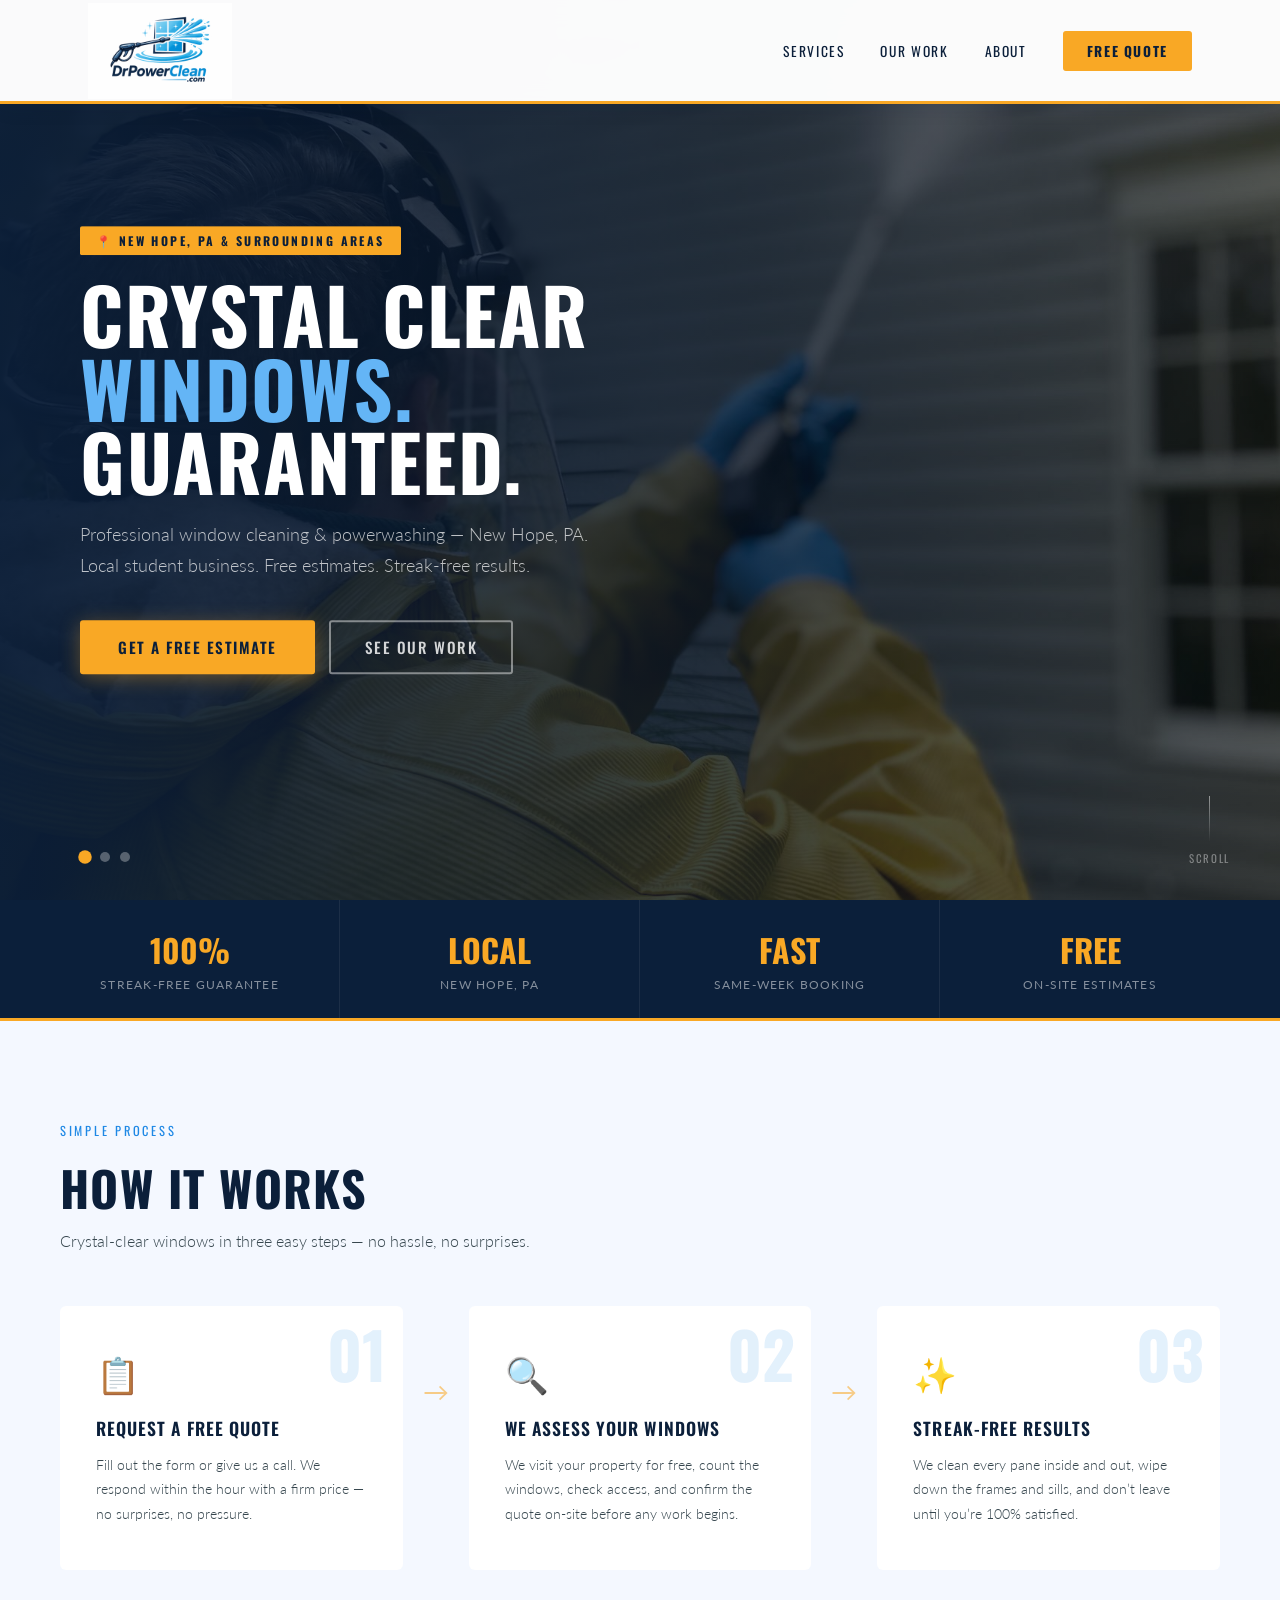
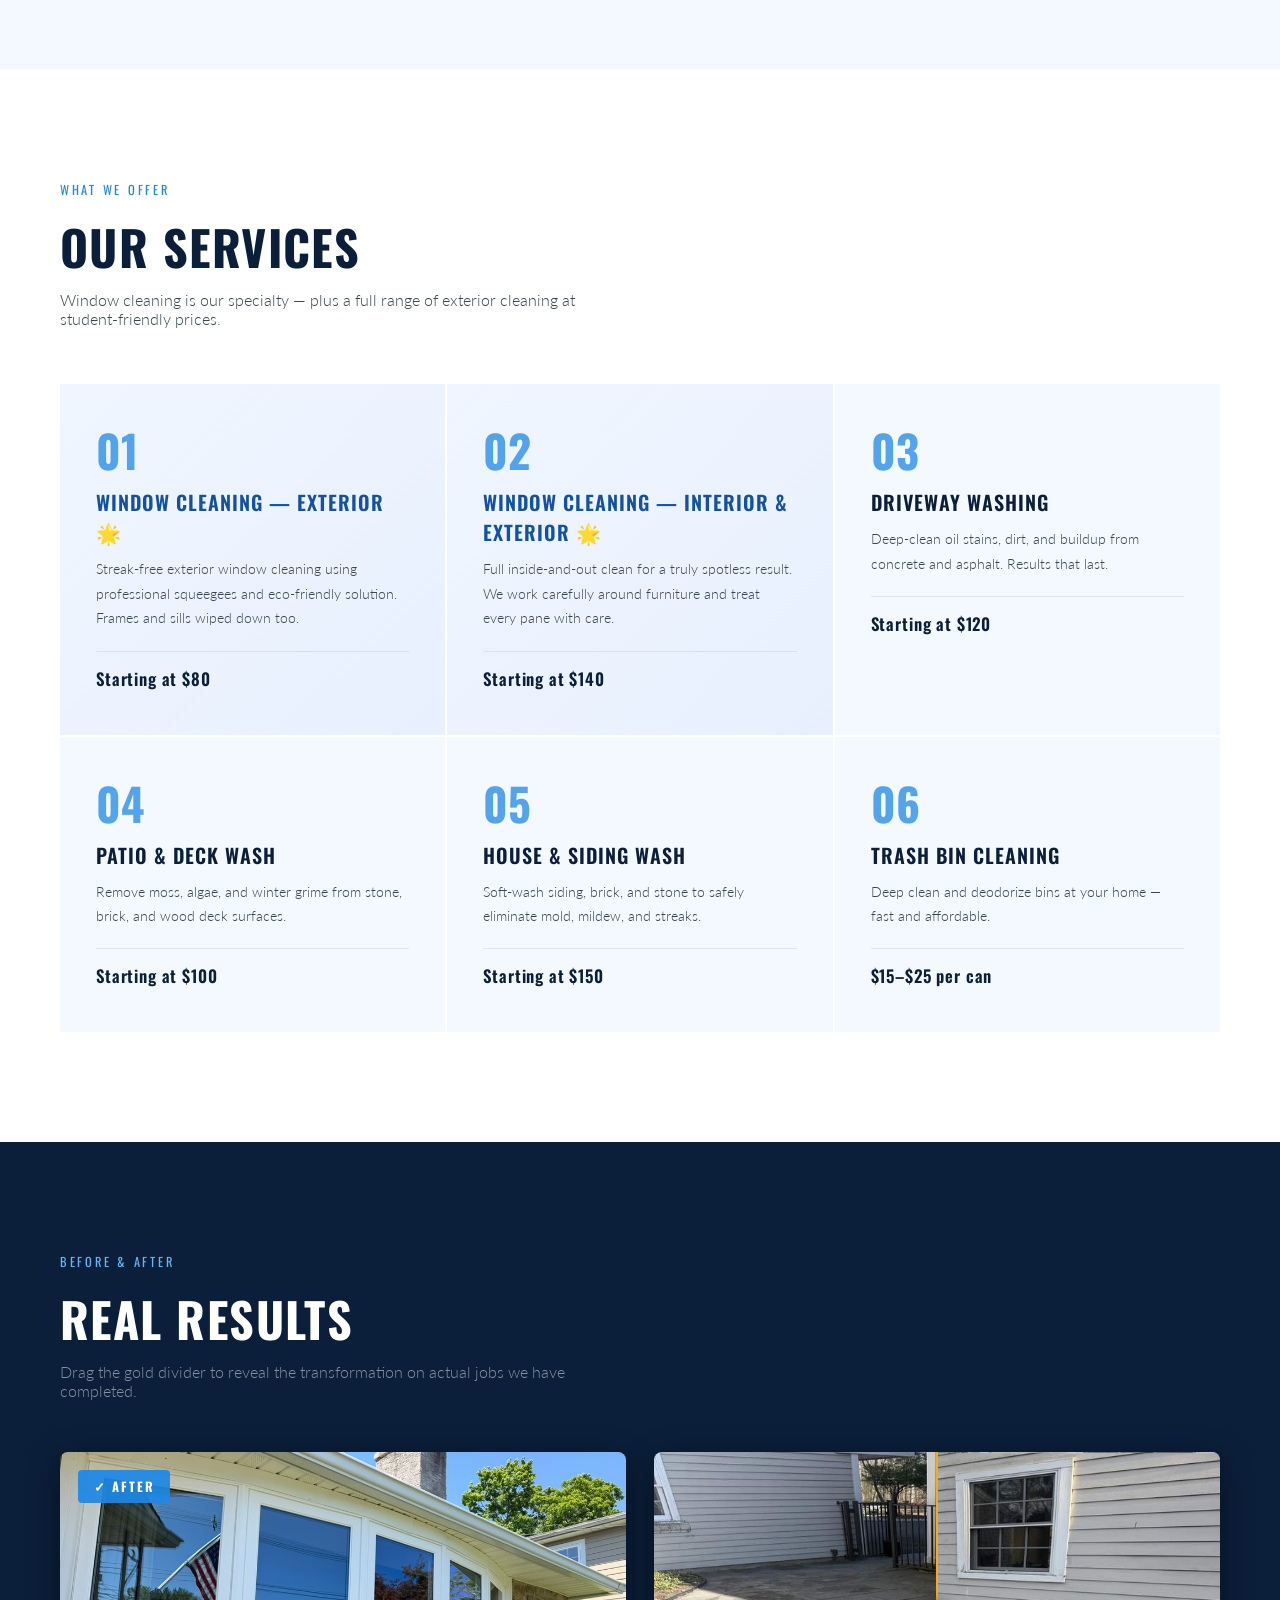
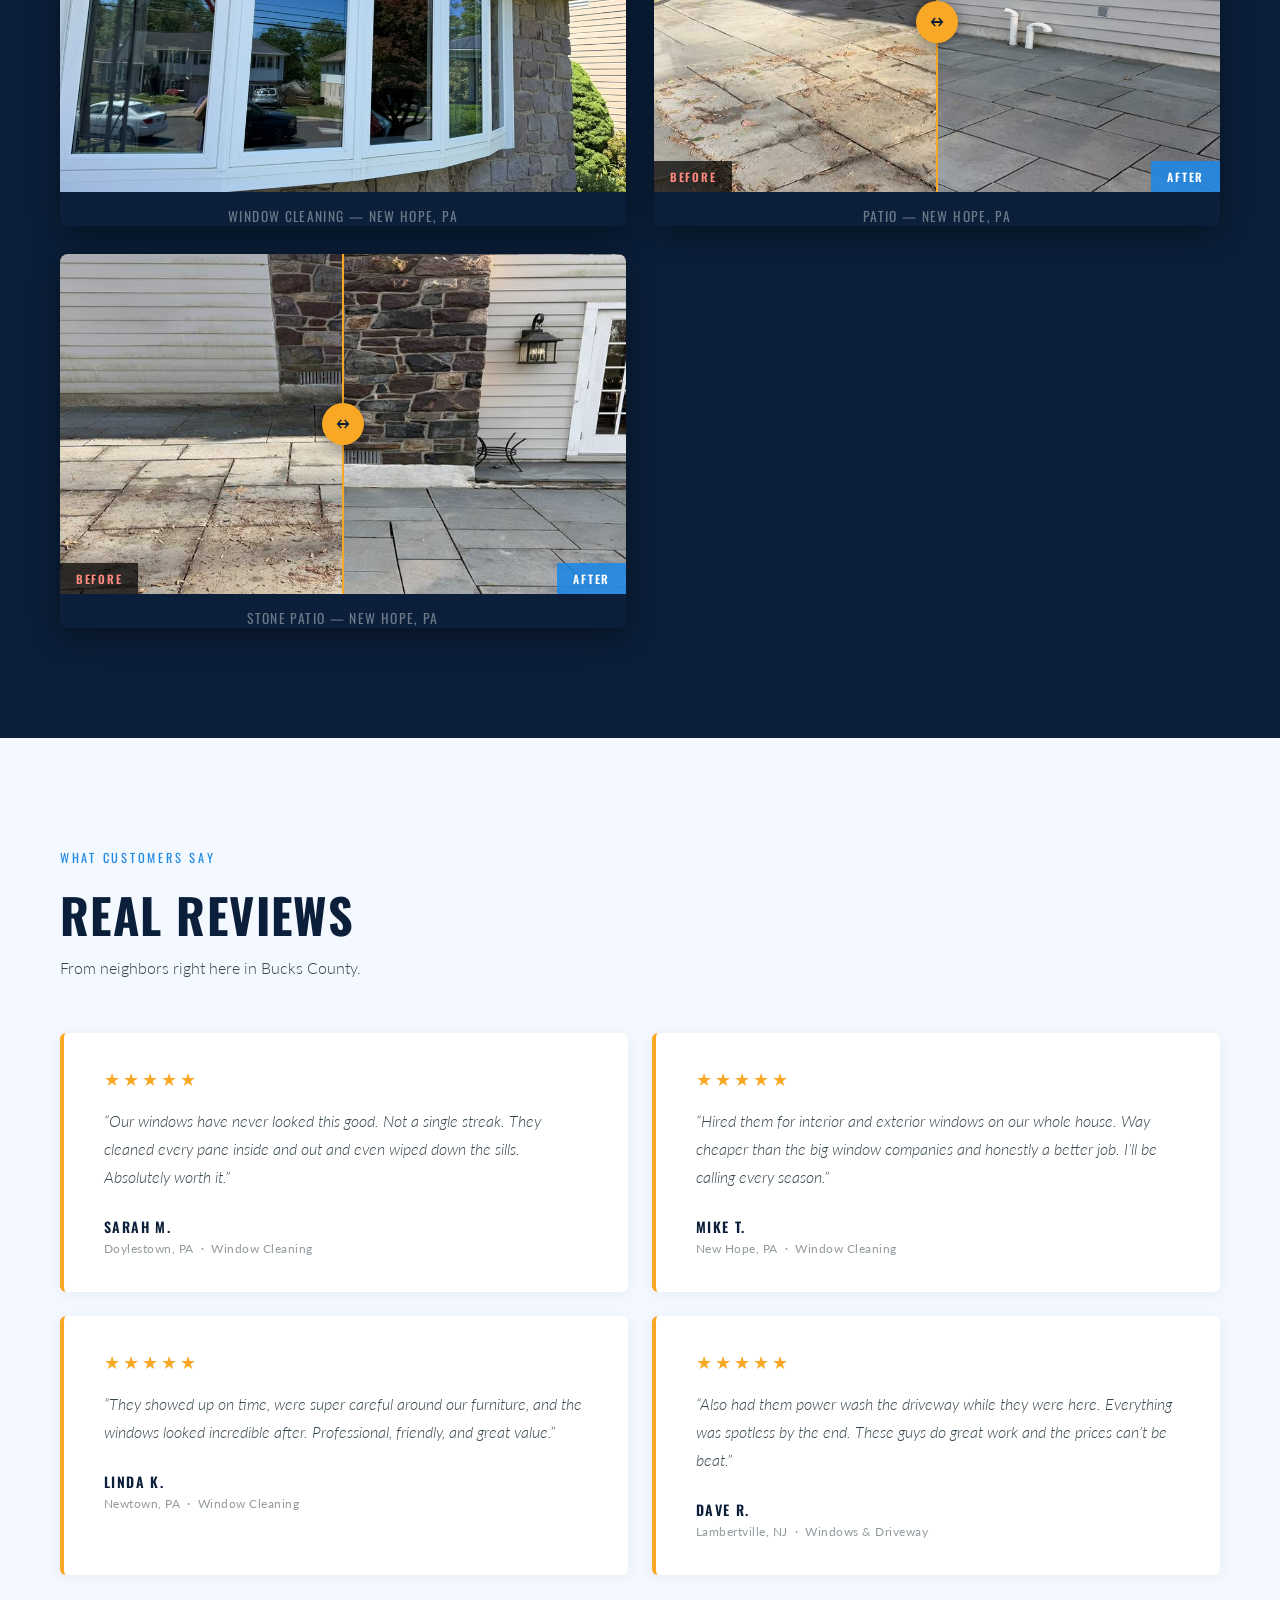
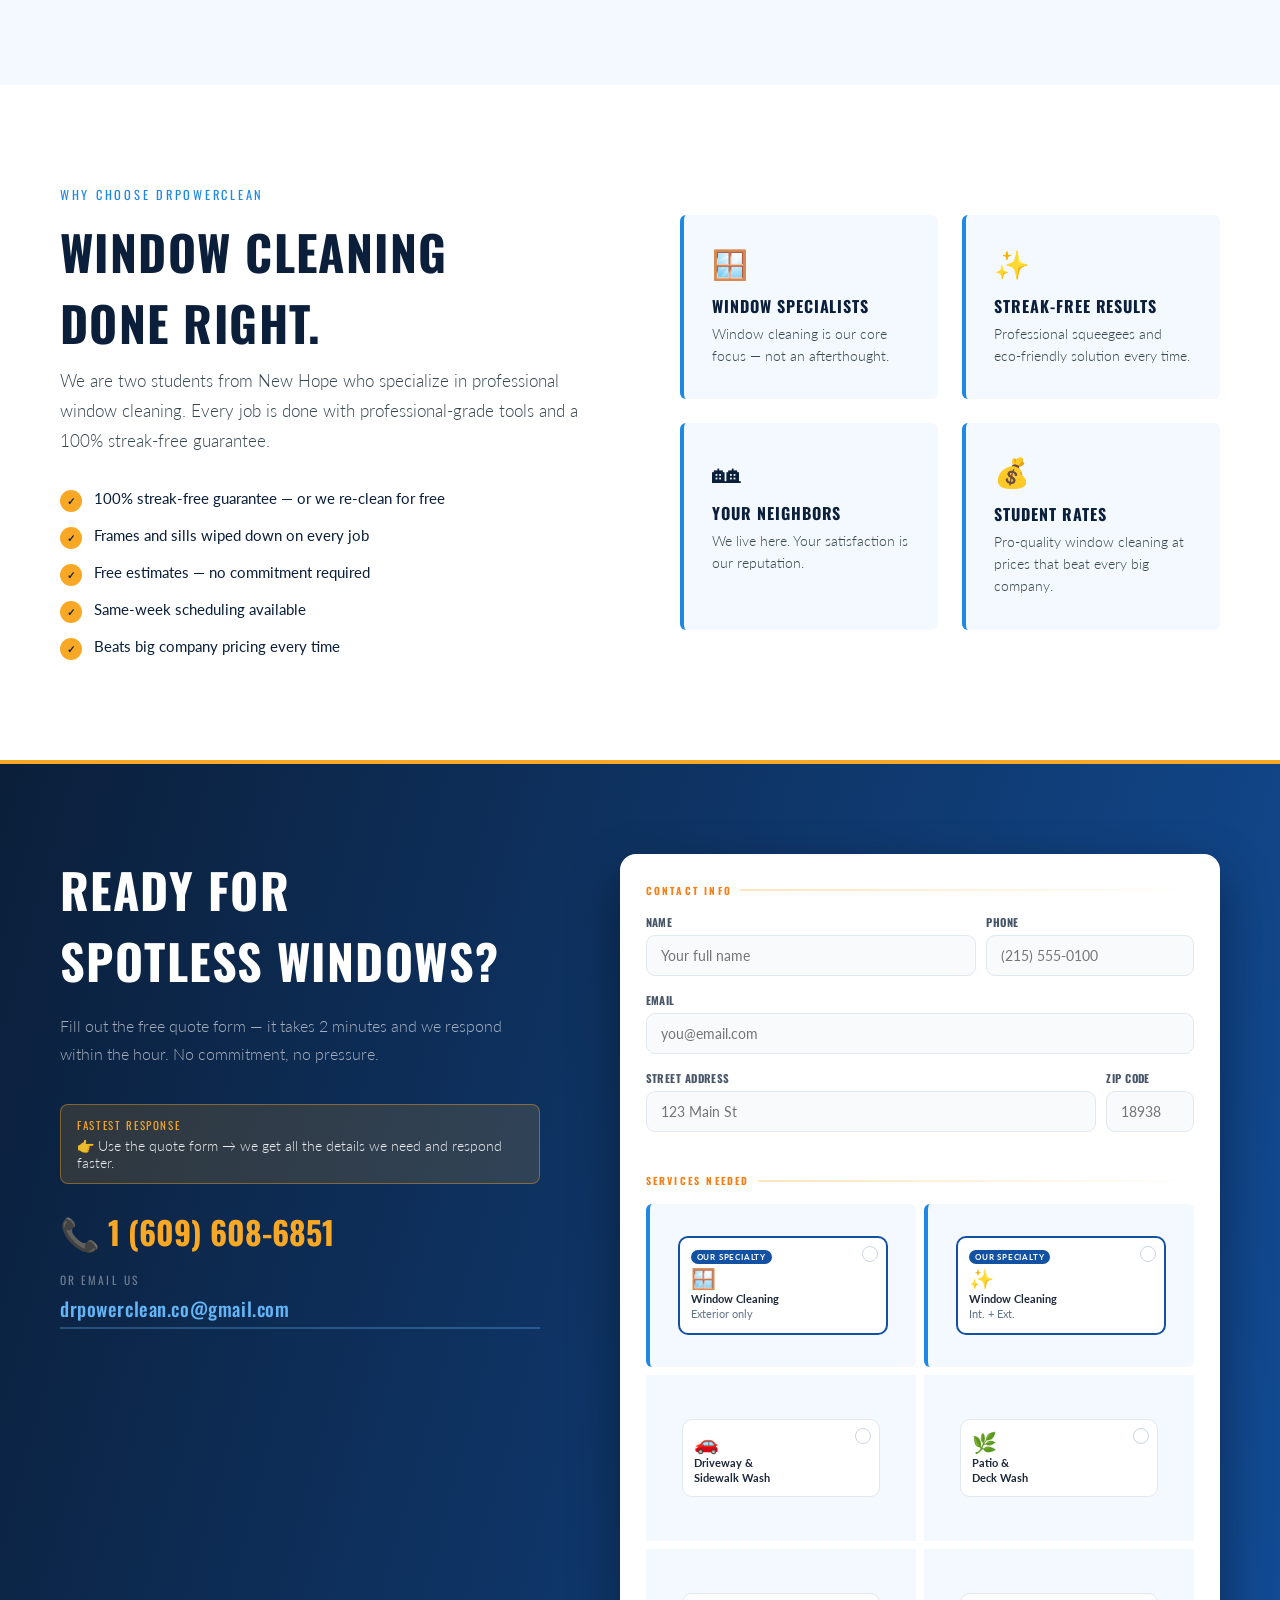
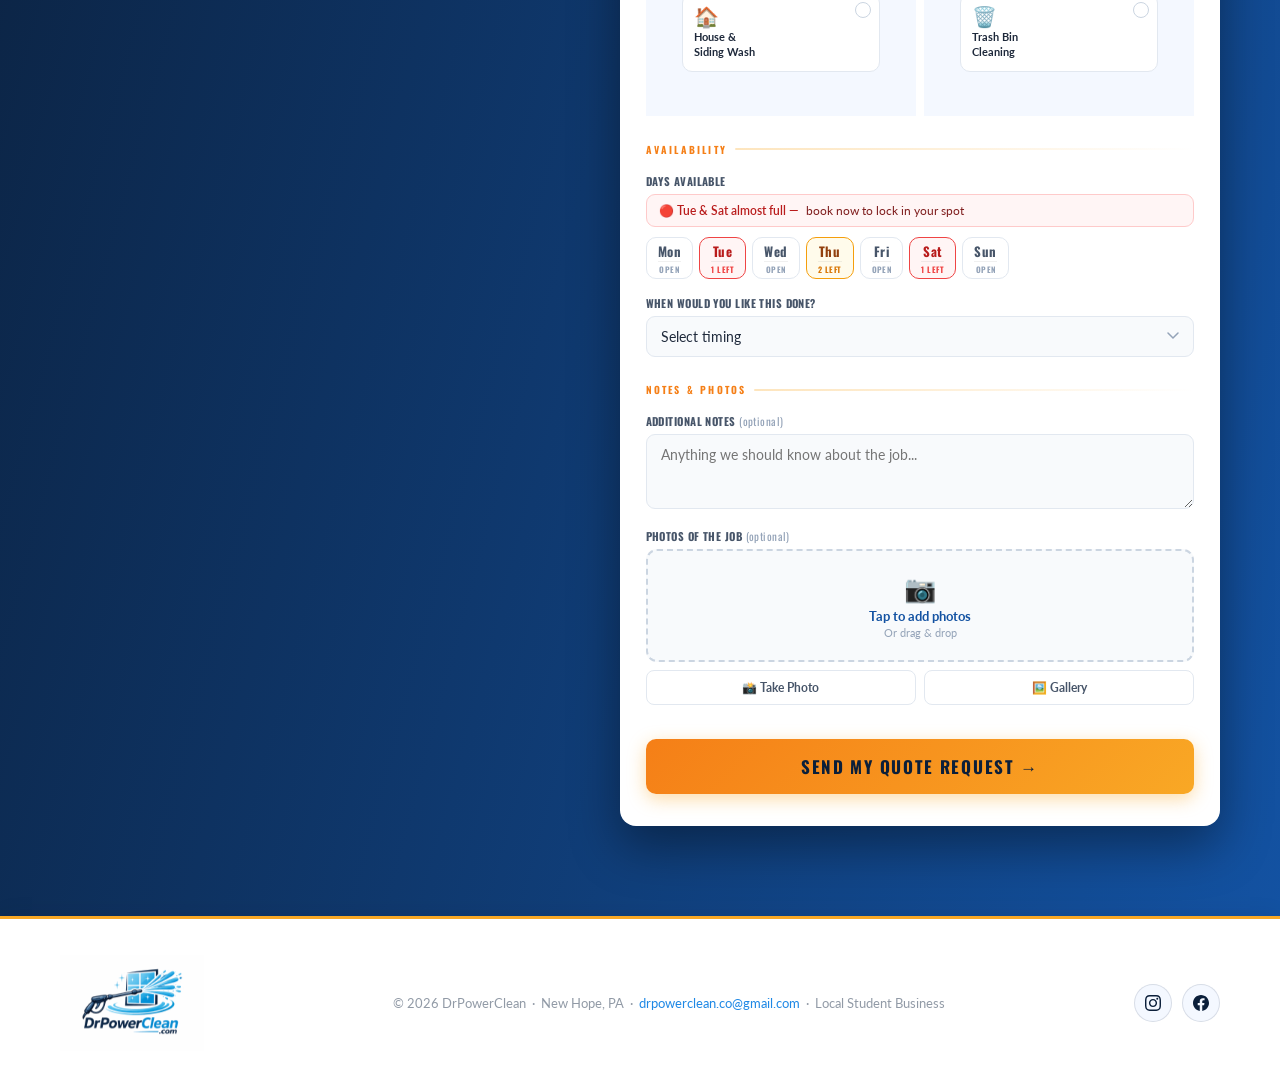
<file: claudewash/index.html>
<!DOCTYPE html>
<html lang="en">
<head>
<meta charset="UTF-8">
<meta name="viewport" content="width=device-width, initial-scale=1.0">
<title>DrPowerClean — Window Cleaning &amp; Powerwashing, New Hope, PA</title>
<link rel="stylesheet" href="style.css">
<link href="https://fonts.googleapis.com/css2?family=Oswald:wght@400;500;600;700&family=Lato:wght@300;400;700&display=swap" rel="stylesheet">
</head>
<body>

<nav>
  <div class="nav-inner">
    <img class="nav-logo" src="images/logo.jpeg" alt="D&R Powerwashing">
    <ul>
      <li><a href="#services">Services</a></li>
      <li><a href="#results">Our Work</a></li>
      <li><a href="#why">About</a></li>
      <li><a href="#contact" class="nav-quote">Free Quote</a></li>
    </ul>
  </div>
</nav>

<!-- HERO SLIDER -->
<section class="hero" id="home">
  <div class="hero-slide active">
    <img src="images/hero1.jpg" alt="Professional powerwashing house exterior">
  </div>
  <div class="hero-slide">
    <img src="images/hero2.jpg" alt="Pressure washing brick patio pavers">
  </div>
  <div class="hero-slide">
    <img src="images/hero3.jpg" alt="Clean driveway after powerwashing">
  </div>
  <div class="hero-overlay"></div>
  <div class="hero-content">
    <div class="hero-tag">&#128205; New Hope, PA &amp; Surrounding Areas</div>
    <h1>Crystal Clear<br><em>Windows.</em><br>Guaranteed.</h1>
    <p>Professional window cleaning &amp; powerwashing &mdash; New Hope, PA.<br>Local student business. Free estimates. Streak-free results.</p>
    <div class="hero-btns">
      <a href="#contact" class="btn-gold">Get a Free Estimate</a>
      <a href="#results" class="btn-ghost">See Our Work</a>
    </div>
  </div>
  <div class="hero-dots">
    <button class="dot active" id="dot0"></button>
    <button class="dot" id="dot1"></button>
    <button class="dot" id="dot2"></button>
  </div>
  <div class="hero-scroll"><div class="scroll-line"></div><span>Scroll</span></div>
</section>

<!-- STATS BAR -->
<div class="stats-bar">
  <div class="stats-inner">
    <div class="stat-item"><span class="stat-num">100%</span><span class="stat-label">Streak-Free Guarantee</span></div>
    <div class="stat-item"><span class="stat-num">LOCAL</span><span class="stat-label">New Hope, PA</span></div>
    <div class="stat-item"><span class="stat-num">FAST</span><span class="stat-label">Same-Week Booking</span></div>
    <div class="stat-item"><span class="stat-num">FREE</span><span class="stat-label">On-Site Estimates</span></div>
  </div>
</div>

<!-- HOW IT WORKS -->
<section class="how-it-works" id="how">
  <div class="section-wrap">
    <span class="section-eyebrow">Simple Process</span>
    <h2 class="section-heading">How It Works</h2>
    <p class="section-sub">Crystal-clear windows in three easy steps &mdash; no hassle, no surprises.</p>
    <div class="steps-grid">
      <div class="step">
        <div class="step-num">01</div>
        <span class="step-icon">&#128203;</span>
        <h3>Request a Free Quote</h3>
        <p>Fill out the form or give us a call. We respond within the hour with a firm price &mdash; no surprises, no pressure.</p>
      </div>
      <div class="step-arrow">&#8594;</div>
      <div class="step">
        <div class="step-num">02</div>
        <span class="step-icon">&#128269;</span>
        <h3>We Assess Your Windows</h3>
        <p>We visit your property for free, count the windows, check access, and confirm the quote on-site before any work begins.</p>
      </div>
      <div class="step-arrow">&#8594;</div>
      <div class="step">
        <div class="step-num">03</div>
        <span class="step-icon">&#10024;</span>
        <h3>Streak-Free Results</h3>
        <p>We clean every pane inside and out, wipe down the frames and sills, and don&rsquo;t leave until you&rsquo;re 100% satisfied.</p>
      </div>
    </div>
  </div>
</section>

<!-- SERVICES -->
<section class="services" id="services">
  <div class="section-wrap">
    <span class="section-eyebrow">What We Offer</span>
    <h2 class="section-heading">Our Services</h2>
    <p class="section-sub">Window cleaning is our specialty &mdash; plus a full range of exterior cleaning at student-friendly prices.</p>
    <div class="services-grid">
      <div class="svc svc-featured"><span class="svc-num">01</span><h3>Window Cleaning &mdash; Exterior &#127775;</h3><p>Streak-free exterior window cleaning using professional squeegees and eco-friendly solution. Frames and sills wiped down too.</p><div class="svc-price">Starting at $80</div></div>
      <div class="svc svc-featured"><span class="svc-num">02</span><h3>Window Cleaning &mdash; Interior &amp; Exterior &#127775;</h3><p>Full inside-and-out clean for a truly spotless result. We work carefully around furniture and treat every pane with care.</p><div class="svc-price">Starting at $140</div></div>
      <div class="svc"><span class="svc-num">03</span><h3>Driveway Washing</h3><p>Deep-clean oil stains, dirt, and buildup from concrete and asphalt. Results that last.</p><div class="svc-price">Starting at $120</div></div>
      <div class="svc"><span class="svc-num">04</span><h3>Patio &amp; Deck Wash</h3><p>Remove moss, algae, and winter grime from stone, brick, and wood deck surfaces.</p><div class="svc-price">Starting at $100</div></div>
      <div class="svc"><span class="svc-num">05</span><h3>House &amp; Siding Wash</h3><p>Soft-wash siding, brick, and stone to safely eliminate mold, mildew, and streaks.</p><div class="svc-price">Starting at $150</div></div>
      <div class="svc"><span class="svc-num">06</span><h3>Trash Bin Cleaning</h3><p>Deep clean and deodorize bins at your home &mdash; fast and affordable.</p><div class="svc-price">$15&ndash;$25 per can</div></div>
    </div>
  </div>
</section>

<!-- BEFORE / AFTER -->
<section class="results" id="results">
  <div class="section-wrap">
    <span class="section-eyebrow">Before &amp; After</span>
    <h2 class="section-heading">Real Results</h2>
    <p class="section-sub">Drag the gold divider to reveal the transformation on actual jobs we have completed.</p>
    <div class="ba-grid">
      <div class="ba-card">
        <div class="ba-showcase">
          <img src="images/window-after.jpg" alt="Crystal clear windows after professional cleaning">
          <div class="ba-showcase-badge">✓ After</div>
        </div>
        <div class="ba-label">Window Cleaning &mdash; New Hope, PA</div>
      </div>
      <div class="ba-card">
        <div class="ba-wrap" id="slider1">
          <div class="ba-before-img"><img src="images/before1.jpg" alt="Before powerwashing patio"></div>
          <div class="ba-after-img" id="after1"><img src="images/after1.jpg" alt="After powerwashing patio"></div>
          <div class="ba-line" id="line1"></div>
          <div class="ba-knob" id="knob1">&#8596;</div>
          <div class="ba-tag"><span class="tag-b">Before</span><span class="tag-a">After</span></div>
        </div>
        <div class="ba-label">Patio &mdash; New Hope, PA</div>
      </div>
      <div class="ba-card">
        <div class="ba-wrap" id="slider2">
          <div class="ba-before-img"><img src="images/before2.jpg" alt="Before powerwashing stone patio"></div>
          <div class="ba-after-img" id="after2"><img src="images/after2.jpg" alt="After powerwashing stone patio"></div>
          <div class="ba-line" id="line2"></div>
          <div class="ba-knob" id="knob2">&#8596;</div>
          <div class="ba-tag"><span class="tag-b">Before</span><span class="tag-a">After</span></div>
        </div>
        <div class="ba-label">Stone Patio &mdash; New Hope, PA</div>
      </div>
    </div>
  </div>
</section>

<!-- TESTIMONIALS -->
<section class="testimonials" id="testimonials">
  <div class="section-wrap">
    <span class="section-eyebrow">What Customers Say</span>
    <h2 class="section-heading">Real Reviews</h2>
    <p class="section-sub">From neighbors right here in Bucks County.</p>
    <div class="reviews-grid">
      <div class="review-card">
        <div class="stars">&#9733;&#9733;&#9733;&#9733;&#9733;</div>
        <p class="review-text">&ldquo;Our windows have never looked this good. Not a single streak. They cleaned every pane inside and out and even wiped down the sills. Absolutely worth it.&rdquo;</p>
        <div class="reviewer">
          <span class="reviewer-name">Sarah M.</span>
          <span class="reviewer-loc">Doylestown, PA &nbsp;&middot;&nbsp; Window Cleaning</span>
        </div>
      </div>
      <div class="review-card">
        <div class="stars">&#9733;&#9733;&#9733;&#9733;&#9733;</div>
        <p class="review-text">&ldquo;Hired them for interior and exterior windows on our whole house. Way cheaper than the big window companies and honestly a better job. I&rsquo;ll be calling every season.&rdquo;</p>
        <div class="reviewer">
          <span class="reviewer-name">Mike T.</span>
          <span class="reviewer-loc">New Hope, PA &nbsp;&middot;&nbsp; Window Cleaning</span>
        </div>
      </div>
      <div class="review-card">
        <div class="stars">&#9733;&#9733;&#9733;&#9733;&#9733;</div>
        <p class="review-text">&ldquo;They showed up on time, were super careful around our furniture, and the windows looked incredible after. Professional, friendly, and great value.&rdquo;</p>
        <div class="reviewer">
          <span class="reviewer-name">Linda K.</span>
          <span class="reviewer-loc">Newtown, PA &nbsp;&middot;&nbsp; Window Cleaning</span>
        </div>
      </div>
      <div class="review-card">
        <div class="stars">&#9733;&#9733;&#9733;&#9733;&#9733;</div>
        <p class="review-text">&ldquo;Also had them power wash the driveway while they were here. Everything was spotless by the end. These guys do great work and the prices can&rsquo;t be beat.&rdquo;</p>
        <div class="reviewer">
          <span class="reviewer-name">Dave R.</span>
          <span class="reviewer-loc">Lambertville, NJ &nbsp;&middot;&nbsp; Windows &amp; Driveway</span>
        </div>
      </div>
    </div>
  </div>
</section>

<!-- WHY US -->
<section class="why" id="why">
  <div class="section-wrap">
    <div class="why-layout">
      <div class="why-text">
        <span class="section-eyebrow">Why Choose DrPowerClean</span>
        <h2 class="section-heading">Window Cleaning<br>Done Right.</h2>
        <p>We are two students from New Hope who specialize in professional window cleaning. Every job is done with professional-grade tools and a 100% streak-free guarantee.</p>
        <ul class="checklist">
          <li><span class="check-icon">&#10003;</span> 100% streak-free guarantee &mdash; or we re-clean for free</li>
          <li><span class="check-icon">&#10003;</span> Frames and sills wiped down on every job</li>
          <li><span class="check-icon">&#10003;</span> Free estimates &mdash; no commitment required</li>
          <li><span class="check-icon">&#10003;</span> Same-week scheduling available</li>
          <li><span class="check-icon">&#10003;</span> Beats big company pricing every time</li>
        </ul>
      </div>
      <div class="why-feats">
        <div class="feat"><span class="feat-icon">🪟</span><h4>Window Specialists</h4><p>Window cleaning is our core focus &mdash; not an afterthought.</p></div>
        <div class="feat"><span class="feat-icon">&#10024;</span><h4>Streak-Free Results</h4><p>Professional squeegees and eco-friendly solution every time.</p></div>
        <div class="feat"><span class="feat-icon">&#127960;</span><h4>Your Neighbors</h4><p>We live here. Your satisfaction is our reputation.</p></div>
        <div class="feat"><span class="feat-icon">&#128176;</span><h4>Student Rates</h4><p>Pro-quality window cleaning at prices that beat every big company.</p></div>
      </div>
    </div>
  </div>
</section>

<!-- CONTACT + QUOTE FORM -->
<section class="cta-band" id="contact">
  <div class="section-wrap cta-inner">
    <div class="cta-text">
      <h2>Ready for<br>Spotless Windows?</h2>
      <p>Fill out the free quote form &mdash; it takes 2 minutes and we respond within the hour. No commitment, no pressure.</p>
      <div style="background:rgba(249,168,37,0.15);border:1px solid rgba(249,168,37,0.4);border-radius:8px;padding:12px 16px;margin-bottom:24px;">
        <div style="font-family:'Oswald',sans-serif;font-size:11px;letter-spacing:0.15em;text-transform:uppercase;color:var(--gold);margin-bottom:4px;">Fastest Response</div>
        <div style="color:rgba(255,255,255,0.9);font-size:14px;font-weight:300;">&#128073; Use the quote form &rarr; we get all the details we need and respond faster.</div>
      </div>
      <a class="cta-phone" href="tel:16096086851">&#128222; 1 (609) 608-6851</a>
      <span class="cta-email-label">Or Email Us</span>
      <a class="cta-email" id="emailLink" href="#">drpowerclean.co&#64;gmail.com</a>
    </div>
    <div class="nqf" id="mainQuoteWrap">
      <form id="mainQuoteForm" novalidate>

        <div class="sec-lbl">Contact Info</div>
        <div class="fld-row">
          <div class="fld">
            <label class="fld-lbl" for="mq-name">Name</label>
            <input type="text" id="mq-name" name="name" placeholder="Your full name" required>
          </div>
          <div class="fld">
            <label class="fld-lbl" for="mq-phone">Phone</label>
            <input type="tel" id="mq-phone" name="phone" placeholder="(215) 555-0100" required>
          </div>
        </div>
        <div class="fld">
          <label class="fld-lbl" for="mq-email">Email</label>
          <input type="email" id="mq-email" name="email" placeholder="you@email.com" required>
        </div>
        <div style="display:grid;grid-template-columns:1fr auto;gap:10px;">
          <div class="fld">
            <label class="fld-lbl" for="mq-street">Street Address</label>
            <input type="text" id="mq-street" name="street" placeholder="123 Main St" required>
          </div>
          <div class="fld">
            <label class="fld-lbl" for="mq-zip">Zip Code</label>
            <input type="text" id="mq-zip" name="zipcode" placeholder="18938" style="width:88px" required>
          </div>
        </div>

        <div class="sec-lbl">Services Needed</div>
        <div class="svc-grid">
          <div class="svc feat">
            <input type="checkbox" id="ms1" name="service[]" value="Window Cleaning — Exterior">
            <label class="svc-lbl" for="ms1"><div class="svc-chk"></div><span class="svc-bdg">Our Specialty</span><span class="svc-ico">🪟</span><span class="svc-nm">Window Cleaning<br><span class="svc-sb">Exterior only</span></span></label>
          </div>
          <div class="svc feat">
            <input type="checkbox" id="ms2" name="service[]" value="Window Cleaning — Interior & Exterior">
            <label class="svc-lbl" for="ms2"><div class="svc-chk"></div><span class="svc-bdg">Our Specialty</span><span class="svc-ico">✨</span><span class="svc-nm">Window Cleaning<br><span class="svc-sb">Int. + Ext.</span></span></label>
          </div>
          <div class="svc">
            <input type="checkbox" id="ms3" name="service[]" value="Driveway & Sidewalk Powerwash">
            <label class="svc-lbl" for="ms3"><div class="svc-chk"></div><span class="svc-ico">🚗</span><span class="svc-nm">Driveway &amp;<br>Sidewalk Wash</span></label>
          </div>
          <div class="svc">
            <input type="checkbox" id="ms4" name="service[]" value="Patio & Deck Powerwash">
            <label class="svc-lbl" for="ms4"><div class="svc-chk"></div><span class="svc-ico">🌿</span><span class="svc-nm">Patio &amp;<br>Deck Wash</span></label>
          </div>
          <div class="svc">
            <input type="checkbox" id="ms5" name="service[]" value="House & Siding Powerwash">
            <label class="svc-lbl" for="ms5"><div class="svc-chk"></div><span class="svc-ico">🏠</span><span class="svc-nm">House &amp;<br>Siding Wash</span></label>
          </div>
          <div class="svc">
            <input type="checkbox" id="ms6" name="service[]" value="Trash Bin Cleaning">
            <label class="svc-lbl" for="ms6"><div class="svc-chk"></div><span class="svc-ico">🗑️</span><span class="svc-nm">Trash Bin<br>Cleaning</span></label>
          </div>
        </div>

        <div class="sec-lbl">Availability</div>
        <div class="fld">
          <label class="fld-lbl">Days Available</label>
          <div class="avail-banner">🔴 Tue &amp; Sat almost full — <span>book now to lock in your spot</span></div>
          <div class="day-row">
            <div class="day open">   <input type="checkbox" id="md1" name="days[]" value="Mon"><label class="day-lbl" for="md1"><span class="day-name">Mon</span><span class="day-tag">Open</span></label></div>
            <div class="day hot">    <input type="checkbox" id="md2" name="days[]" value="Tue"><label class="day-lbl" for="md2"><span class="day-name">Tue</span><span class="day-tag">1 left</span></label></div>
            <div class="day open">   <input type="checkbox" id="md3" name="days[]" value="Wed"><label class="day-lbl" for="md3"><span class="day-name">Wed</span><span class="day-tag">Open</span></label></div>
            <div class="day limited"><input type="checkbox" id="md4" name="days[]" value="Thu"><label class="day-lbl" for="md4"><span class="day-name">Thu</span><span class="day-tag">2 left</span></label></div>
            <div class="day open">   <input type="checkbox" id="md5" name="days[]" value="Fri"><label class="day-lbl" for="md5"><span class="day-name">Fri</span><span class="day-tag">Open</span></label></div>
            <div class="day hot">    <input type="checkbox" id="md6" name="days[]" value="Sat"><label class="day-lbl" for="md6"><span class="day-name">Sat</span><span class="day-tag">1 left</span></label></div>
            <div class="day open">   <input type="checkbox" id="md7" name="days[]" value="Sun"><label class="day-lbl" for="md7"><span class="day-name">Sun</span><span class="day-tag">Open</span></label></div>
          </div>
        </div>
        <div class="fld">
          <label class="fld-lbl" for="mq-timing">When would you like this done?</label>
          <select id="mq-timing" name="timing" required>
            <option value="">Select timing</option>
            <option>ASAP</option>
            <option>Next 2 weeks</option>
            <option>This month</option>
            <option>Next month</option>
            <option>Flexible</option>
          </select>
        </div>

        <div class="sec-lbl">Notes &amp; Photos</div>
        <div class="fld">
          <label class="fld-lbl" for="mq-notes">Additional notes <span class="opt">(optional)</span></label>
          <textarea id="mq-notes" name="notes" placeholder="Anything we should know about the job..."></textarea>
        </div>
        <div class="fld">
          <label class="fld-lbl">Photos of the job <span class="opt">(optional)</span></label>
          <div class="photo-drop" id="mqPhotoZone">
            <input type="file" id="mqDrop" accept="image/*" multiple>
            <div class="drop-ico">📷</div>
            <div class="drop-cta">Tap to add photos</div>
            <div class="drop-hint">Or drag &amp; drop</div>
          </div>
          <div class="photo-btns">
            <label class="pbtn" for="mqCamera">📸 Take Photo</label>
            <input type="file" id="mqCamera" accept="image/*" capture="environment" style="display:none">
            <label class="pbtn" for="mqGallery">🖼️ Gallery</label>
            <input type="file" id="mqGallery" accept="image/*" multiple style="display:none">
          </div>
          <div class="prev-grid" id="mqPrevGrid"></div>
        </div>

        <button type="submit" class="btn-submit">Send My Quote Request &rarr;</button>
      </form>

      <div class="confirm" id="mqConfirm">
        <div class="confirm-chk">✓</div>
        <div class="confirm-title">Request Sent!</div>
        <div class="confirm-sub">We've received your quote request.<br>Our team will be in touch shortly.</div>
        <div class="confirm-steps">
          <div class="cs"><span class="cs-ico">📞</span><span><strong>We'll call or text you</strong> to confirm a visit time that works.</span></div>
          <div class="cs"><span class="cs-ico">🏠</span><span><strong>Free on-site visit</strong> so we can see the job and give you an accurate quote.</span></div>
          <div class="cs"><span class="cs-ico">✅</span><span><strong>Clear quote, same day.</strong> No pressure, no obligation.</span></div>
        </div>
        <button class="btn-again" onclick="mqReset()">Submit Another Request</button>
      </div>
      <div class="err-msg" id="mqErr">Something went wrong. Please try again.</div>
    </div>
  </div>
</section>

<footer>
  <div class="footer-inner">
    <img class="footer-logo" src="images/logo.jpeg" alt="D&R Powerwashing">
    <p>&#169; 2026 DrPowerClean &nbsp;&middot;&nbsp; New Hope, PA &nbsp;&middot;&nbsp; <a id="footerEmail" href="#">drpowerclean.co&#64;gmail.com</a> &nbsp;&middot;&nbsp; Local Student Business</p>
    <div class="social-links">
      <a href="#" class="social-link" aria-label="Instagram">
        <svg viewBox="0 0 24 24" xmlns="http://www.w3.org/2000/svg"><path d="M12 2.163c3.204 0 3.584.012 4.85.07 3.252.148 4.771 1.691 4.919 4.919.058 1.265.069 1.645.069 4.849 0 3.205-.012 3.584-.069 4.849-.149 3.225-1.664 4.771-4.919 4.919-1.266.058-1.644.07-4.85.07-3.204 0-3.584-.012-4.849-.07-3.26-.149-4.771-1.699-4.919-4.92-.058-1.265-.07-1.644-.07-4.849 0-3.204.013-3.583.07-4.849.149-3.227 1.664-4.771 4.919-4.919 1.266-.057 1.645-.069 4.849-.069zm0-2.163c-3.259 0-3.667.014-4.947.072-4.358.2-6.78 2.618-6.98 6.98-.059 1.281-.073 1.689-.073 4.948 0 3.259.014 3.668.072 4.948.2 4.358 2.618 6.78 6.98 6.98 1.281.058 1.689.072 4.948.072 3.259 0 3.668-.014 4.948-.072 4.354-.2 6.782-2.618 6.979-6.98.059-1.28.073-1.689.073-4.948 0-3.259-.014-3.667-.072-4.947-.196-4.354-2.617-6.78-6.979-6.98-1.281-.059-1.69-.073-4.949-.073zm0 5.838c-3.403 0-6.162 2.759-6.162 6.162s2.759 6.163 6.162 6.163 6.162-2.759 6.162-6.163c0-3.403-2.759-6.162-6.162-6.162zm0 10.162c-2.209 0-4-1.79-4-4 0-2.209 1.791-4 4-4s4 1.791 4 4c0 2.21-1.791 4-4 4zm6.406-11.845c-.796 0-1.441.645-1.441 1.44s.645 1.44 1.441 1.44c.795 0 1.439-.645 1.439-1.44s-.644-1.44-1.439-1.44z"/></svg>
      </a>
      <a href="#" class="social-link" aria-label="Facebook">
        <svg viewBox="0 0 24 24" xmlns="http://www.w3.org/2000/svg"><path d="M24 12.073c0-6.627-5.373-12-12-12s-12 5.373-12 12c0 5.99 4.388 10.954 10.125 11.854v-8.385H7.078v-3.47h3.047V9.43c0-3.007 1.792-4.669 4.533-4.669 1.312 0 2.686.235 2.686.235v2.953H15.83c-1.491 0-1.956.925-1.956 1.874v2.25h3.328l-.532 3.47h-2.796v8.385C19.612 23.027 24 18.062 24 12.073z"/></svg>
      </a>
    </div>
  </div>
</footer>

<script src="script.js"></script>
<script>
  // ── Main site quote form ──
  let mqFiles = [];
  function mqAddFiles(list) {
    for (const f of list) {
      if (!f.type.startsWith('image/')) continue;
      const i = mqFiles.length; mqFiles.push(f);
      const r = new FileReader();
      r.onload = (e) => {
        const g = document.getElementById('mqPrevGrid');
        const t = document.createElement('div');
        t.className = 'prev-thumb'; t.dataset.index = i;
        t.innerHTML = `<img src="${e.target.result}"><button type="button" class="rm-btn" data-index="${i}">✕</button>`;
        g.appendChild(t);
      };
      r.readAsDataURL(f);
    }
  }
  document.getElementById('mqPrevGrid').addEventListener('click', (e) => {
    if (!e.target.classList.contains('rm-btn')) return;
    mqFiles[parseInt(e.target.dataset.index)] = null;
    e.target.closest('.prev-thumb').remove();
  });
  ['mqDrop','mqCamera','mqGallery'].forEach(id => {
    document.getElementById(id).addEventListener('change', function() { mqAddFiles(this.files); this.value=''; });
  });
  const mqZone = document.getElementById('mqPhotoZone');
  mqZone.addEventListener('dragover', (e) => { e.preventDefault(); mqZone.classList.add('drag-over'); });
  mqZone.addEventListener('dragleave', () => mqZone.classList.remove('drag-over'));
  mqZone.addEventListener('drop', (e) => { e.preventDefault(); mqZone.classList.remove('drag-over'); mqAddFiles(e.dataTransfer.files); });

  document.getElementById('mainQuoteForm').addEventListener('submit', async function(e) {
    e.preventDefault();
    const services = [...document.querySelectorAll('#mainQuoteForm input[name="service[]"]:checked')].map(el => el.value);
    const days     = [...document.querySelectorAll('#mainQuoteForm input[name="days[]"]:checked')].map(el => el.value);
    const data = new FormData();
    data.append('name',           document.getElementById('mq-name').value);
    data.append('phone',          document.getElementById('mq-phone').value);
    data.append('email',          document.getElementById('mq-email').value);
    data.append('address',        document.getElementById('mq-street').value + ', ' + document.getElementById('mq-zip').value);
    data.append('services',       services.length ? services.join(', ') : '(none selected)');
    data.append('days_available', days.length     ? days.join(', ')     : '(none selected)');
    data.append('timing',         document.getElementById('mq-timing').value);
    data.append('notes',          document.getElementById('mq-notes').value || '(none)');
    const btn = this.querySelector('.btn-submit');
    btn.textContent = 'Sending…'; btn.disabled = true;
    try {
      const res = await fetch('https://formspree.io/f/mojbvavk', { method:'POST', body:data, headers:{'Accept':'application/json'} });
      if (!res.ok) throw new Error();
      this.style.display = 'none';
      document.getElementById('mqConfirm').style.display = 'block';
      document.getElementById('mqErr').style.display = 'none';
      mqFiles = []; document.getElementById('mqPrevGrid').innerHTML = '';
    } catch {
      document.getElementById('mqErr').style.display = 'block';
      btn.textContent = 'Send My Quote Request →'; btn.disabled = false;
    }
  });
  function mqReset() {
    document.getElementById('mainQuoteForm').style.display = 'block';
    document.getElementById('mqConfirm').style.display = 'none';
    document.getElementById('mainQuoteForm').reset();
  }
</script>
</body>
</html>
</file>
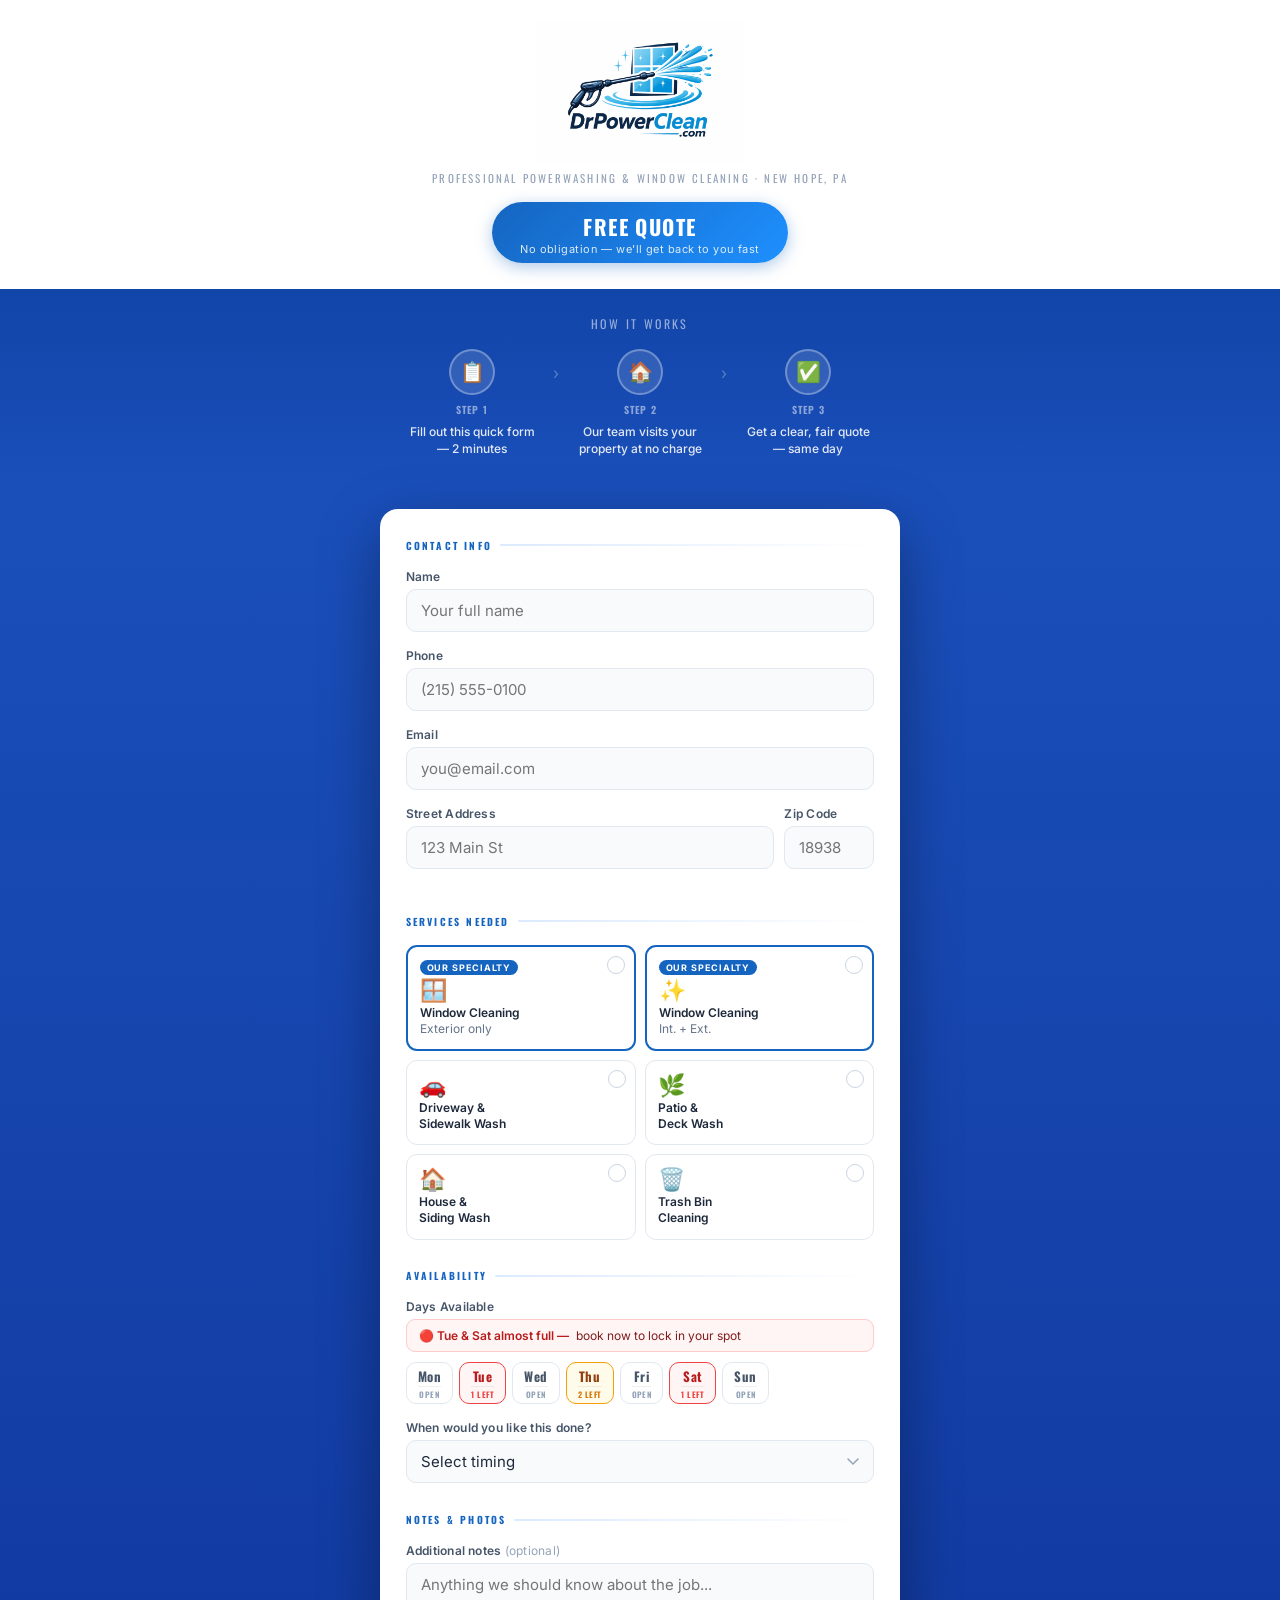
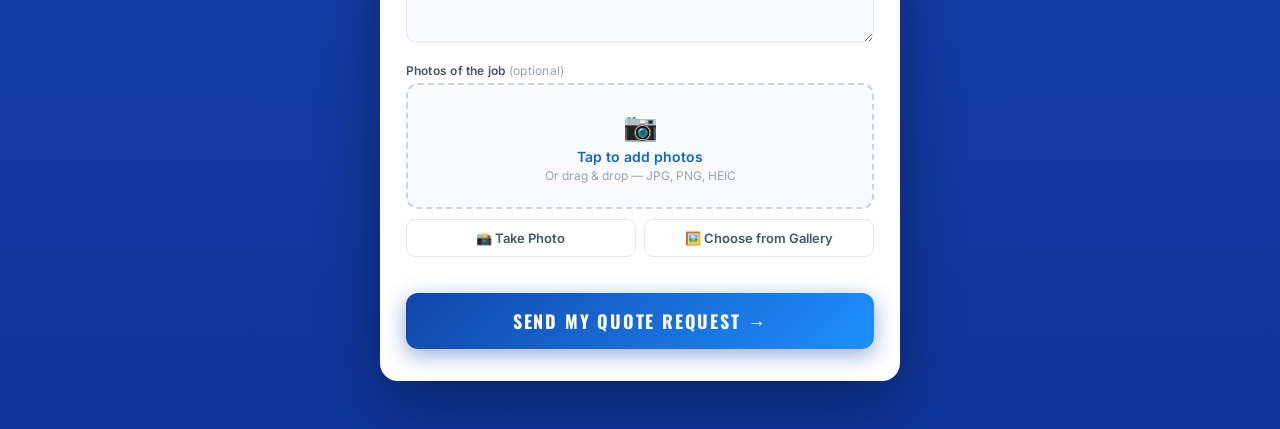
<file: claudewash/QR.html>
<!DOCTYPE html>
<html lang="en">
<head>
  <meta charset="UTF-8">
  <meta name="viewport" content="width=device-width, initial-scale=1.0">
  <title>DrPowerClean — Free Quote</title>
  <link href="https://fonts.googleapis.com/css2?family=Inter:wght@400;500;600;700&family=Oswald:wght@600;700&display=swap" rel="stylesheet">
  <style>
    *, *::before, *::after { margin: 0; padding: 0; box-sizing: border-box; }

    body {
      font-family: 'Inter', -apple-system, sans-serif;
      background: #1a4fba;
      min-height: 100vh;
      color: #1e293b;
    }

    /* ─── Header (white) ─── */
    .site-header {
      background: #ffffff;
      padding: 1.4rem 1.5rem 1.6rem;
      text-align: center;
      box-shadow: 0 2px 16px rgba(0,0,0,0.12);
    }
    .site-header img {
      width: 210px;
      max-width: 68vw;
      display: block;
      margin: 0 auto 0.5rem;
    }
    .header-sub {
      font-family: 'Oswald', sans-serif;
      font-size: 11px;
      letter-spacing: 0.2em;
      text-transform: uppercase;
      color: #94a3b8;
      margin-bottom: 1rem;
    }
    .header-badge {
      display: inline-flex;
      flex-direction: column;
      align-items: center;
      background: linear-gradient(135deg, #1565c0, #1e90ff);
      color: #fff;
      font-family: 'Oswald', sans-serif;
      font-size: 21px;
      font-weight: 700;
      letter-spacing: 0.07em;
      text-transform: uppercase;
      padding: 9px 28px 7px;
      border-radius: 36px;
      box-shadow: 0 4px 16px rgba(21,101,192,0.35);
    }
    .header-badge small {
      font-family: 'Inter', sans-serif;
      font-size: 11px;
      font-weight: 400;
      letter-spacing: 0.04em;
      opacity: 0.85;
      text-transform: none;
    }

    /* ─── How it works ─── */
    .how-it-works {
      background: linear-gradient(180deg, #1245a8 0%, #1a4fba 100%);
      padding: 1.6rem 1.2rem 1.8rem;
    }
    .hiw-title {
      text-align: center;
      font-family: 'Oswald', sans-serif;
      font-size: 12px;
      letter-spacing: 0.2em;
      text-transform: uppercase;
      color: rgba(255,255,255,0.55);
      margin-bottom: 1.1rem;
    }
    .steps {
      display: flex;
      align-items: flex-start;
      justify-content: center;
      gap: 0;
      max-width: 480px;
      margin: 0 auto;
    }
    .step {
      flex: 1;
      display: flex;
      flex-direction: column;
      align-items: center;
      gap: 7px;
      text-align: center;
      padding: 0 6px;
    }
    .step-bubble {
      width: 46px;
      height: 46px;
      border-radius: 50%;
      background: rgba(255,255,255,0.12);
      border: 2px solid rgba(255,255,255,0.3);
      display: flex;
      align-items: center;
      justify-content: center;
      font-size: 20px;
      flex-shrink: 0;
    }
    .step-num {
      font-family: 'Oswald', sans-serif;
      font-size: 10px;
      font-weight: 700;
      letter-spacing: 0.1em;
      color: rgba(255,255,255,0.5);
      text-transform: uppercase;
    }
    .step-desc {
      font-size: 12px;
      font-weight: 500;
      color: rgba(255,255,255,0.88);
      line-height: 1.4;
    }
    .step-connector {
      flex-shrink: 0;
      width: 24px;
      display: flex;
      align-items: center;
      justify-content: center;
      padding-top: 14px;
      color: rgba(255,255,255,0.3);
      font-size: 16px;
    }

    /* ─── Form wrap ─── */
    .form-bg {
      background: linear-gradient(180deg, #1a4fba 0%, #0f3499 100%);
      padding: 1.4rem 1rem 3rem;
    }
    .form-card {
      max-width: 520px;
      margin: 0 auto;
      background: #fff;
      border-radius: 18px;
      padding: 1.8rem 1.6rem 2rem;
      box-shadow: 0 20px 60px rgba(0,0,0,0.35);
    }

    /* ─── Section labels ─── */
    .section-label {
      display: flex;
      align-items: center;
      gap: 8px;
      font-family: 'Oswald', sans-serif;
      font-size: 10px;
      letter-spacing: 0.22em;
      text-transform: uppercase;
      color: #1565c0;
      margin: 1.8rem 0 1rem;
      font-weight: 700;
    }
    .section-label::after {
      content: '';
      flex: 1;
      height: 2px;
      background: linear-gradient(90deg, #dbeafe, transparent);
      border-radius: 2px;
    }
    .section-label:first-child { margin-top: 0; }

    /* ─── Fields ─── */
    .field { margin-bottom: 1rem; }
    .field-label {
      display: block;
      font-size: 12px;
      font-weight: 600;
      color: #475569;
      margin-bottom: 5px;
      letter-spacing: 0.02em;
    }
    .field-label .opt { font-weight: 400; color: #94a3b8; }

    input[type="text"],
    input[type="email"],
    input[type="tel"],
    select,
    textarea {
      width: 100%;
      padding: 11px 14px;
      border: 1.5px solid #e2e8f0;
      border-radius: 10px;
      font-size: 15px;
      font-family: 'Inter', sans-serif;
      color: #1e293b;
      background: #f8fafc;
      transition: border-color 0.18s, box-shadow 0.18s, background 0.18s;
    }
    input[type="text"]:focus,
    input[type="email"]:focus,
    input[type="tel"]:focus,
    select:focus,
    textarea:focus {
      outline: none;
      border-color: #1e90ff;
      background: #fff;
      box-shadow: 0 0 0 3px rgba(30,144,255,0.13);
    }
    textarea { resize: vertical; min-height: 80px; }
    select {
      appearance: none;
      background-image: url("data:image/svg+xml,%3Csvg xmlns='http://www.w3.org/2000/svg' width='12' height='8' viewBox='0 0 12 8'%3E%3Cpath d='M1 1l5 5 5-5' stroke='%2394a3b8' stroke-width='1.5' fill='none' stroke-linecap='round'/%3E%3C/svg%3E");
      background-repeat: no-repeat;
      background-position: right 14px center;
      background-color: #f8fafc;
      padding-right: 36px;
      cursor: pointer;
    }

    /* ─── Service cards ─── */
    .service-grid {
      display: grid;
      grid-template-columns: 1fr 1fr;
      gap: 9px;
    }
    .svc { position: relative; }
    .svc input[type="checkbox"] { position: absolute; opacity: 0; width: 0; height: 0; }
    .svc-label {
      position: relative;
      display: flex;
      flex-direction: column;
      gap: 4px;
      padding: 13px 34px 12px 12px;
      border: 1.5px solid #e2e8f0;
      border-radius: 11px;
      cursor: pointer;
      background: #fff;
      transition: all 0.15s;
      height: 100%;
    }
    .svc input:checked + .svc-label {
      border-color: #1565c0;
      background: #1565c0;
      box-shadow: 0 4px 14px rgba(21,101,192,0.3);
    }
    .svc input:checked + .svc-label .svc-name { color: #fff; }
    .svc input:checked + .svc-label .svc-sub { color: rgba(255,255,255,0.7); }
    .svc input:checked + .svc-label .svc-badge { background: rgba(255,255,255,0.25); color: #fff; }

    .svc-check {
      position: absolute;
      top: 9px; right: 9px;
      width: 18px; height: 18px;
      border-radius: 50%;
      border: 1.5px solid #cbd5e1;
      background: white;
      display: flex; align-items: center; justify-content: center;
      transition: all 0.15s;
    }
    .svc input:checked + .svc-label .svc-check {
      background: rgba(255,255,255,0.3);
      border-color: rgba(255,255,255,0.5);
    }
    .svc-check::after {
      content: '';
      width: 4px; height: 7px;
      border-right: 2px solid #1565c0;
      border-bottom: 2px solid #1565c0;
      transform: rotate(45deg) translate(-1px, -1px);
      opacity: 0;
      transition: opacity 0.15s;
    }
    .svc input:checked + .svc-label .svc-check::after {
      border-color: white;
      opacity: 1;
    }
    .svc-badge {
      display: inline-block;
      font-size: 9px;
      font-weight: 700;
      letter-spacing: 0.1em;
      text-transform: uppercase;
      background: #1565c0;
      color: white;
      padding: 2px 7px;
      border-radius: 20px;
      align-self: flex-start;
    }
    .svc-icon { font-size: 22px; line-height: 1; }
    .svc-name { font-size: 12px; font-weight: 600; color: #1e293b; line-height: 1.35; transition: color 0.15s; }
    .svc-sub { font-weight: 400; color: #64748b; transition: color 0.15s; }

    /* Featured window cards */
    .svc.featured .svc-label {
      border: 2.5px solid #1565c0;
      background: #fff;
    }
    .svc.featured .svc-badge { background: #1565c0; color: white; }

    /* ─── Day toggles ─── */
    .avail-banner {
      display: flex; align-items: center; gap: 7px;
      background: #fff5f5; border: 1.5px solid #fecaca;
      border-radius: 9px; padding: 8px 12px;
      font-size: 12px; font-weight: 600; color: #b91c1c;
      margin-bottom: 10px;
    }
    .avail-banner span { font-weight: 400; color: #7f1d1d; }
    .day-row { display: flex; gap: 6px; flex-wrap: wrap; }
    .day { position: relative; }
    .day input[type="checkbox"] { position: absolute; opacity: 0; width: 0; height: 0; }
    .day-lbl {
      display: flex; flex-direction: column; align-items: center;
      padding: 7px 11px 5px;
      border-radius: 10px;
      border: 1.5px solid #e2e8f0;
      font-size: 13px; font-weight: 700;
      color: #475569; cursor: pointer;
      background: #fff; transition: all 0.15s;
      user-select: none; line-height: 1;
      font-family: 'Oswald', sans-serif; letter-spacing: 0.04em;
    }
    .day-lbl .day-name { display: block; font-size: 13px; font-weight: 700; }
    .day-lbl .day-tag {
      display: block; font-size: 8px; font-weight: 700;
      letter-spacing: 0.06em; text-transform: uppercase;
      margin-top: 3px; border-top: 1px solid rgba(0,0,0,0.06);
      padding-top: 3px; width: 100%; text-align: center;
    }
    /* Open */
    .day.open .day-lbl { border-color: #e2e8f0; color: #475569; }
    .day.open .day-lbl .day-tag { color: #94a3b8; }
    /* Limited */
    .day.limited .day-lbl { border-color: #f59e0b; color: #92400e; background: #fffbeb; }
    .day.limited .day-lbl .day-tag { color: #d97706; }
    /* Full */
    .day.hot .day-lbl { border-color: #ef4444; color: #b91c1c; background: #fff5f5; }
    .day.hot .day-lbl .day-tag { color: #ef4444; }
    /* Checked state */
    .day input:checked + .day-lbl {
      background: #1565c0; border-color: #1565c0; color: white;
      box-shadow: 0 2px 8px rgba(21,101,192,0.3);
    }
    .day input:checked + .day-lbl .day-tag { color: rgba(255,255,255,0.75); }

    /* ─── Photo zone ─── */
    .photo-drop {
      border: 2px dashed #cbd5e1;
      border-radius: 12px;
      background: #f8fafc;
      padding: 1.5rem 1rem;
      text-align: center;
      cursor: pointer;
      transition: border-color 0.18s, background 0.18s;
      position: relative;
    }
    .photo-drop:hover, .photo-drop.drag-over {
      border-color: #1e90ff;
      background: #f0f7ff;
    }
    .photo-drop input[type="file"] {
      position: absolute;
      inset: 0;
      opacity: 0;
      cursor: pointer;
      width: 100%;
      height: 100%;
    }
    .drop-icon { font-size: 28px; margin-bottom: 5px; }
    .drop-cta { font-size: 14px; font-weight: 600; color: #1565c0; }
    .drop-hint { font-size: 12px; color: #94a3b8; margin-top: 3px; }

    .photo-btns { display: flex; gap: 8px; margin-top: 10px; }
    .photo-btn-lbl {
      flex: 1;
      display: flex;
      align-items: center;
      justify-content: center;
      gap: 6px;
      padding: 10px 12px;
      border-radius: 9px;
      border: 1.5px solid #e2e8f0;
      background: white;
      font-size: 13px;
      font-weight: 600;
      color: #475569;
      cursor: pointer;
      transition: all 0.15s;
    }
    .photo-btn-lbl:hover { border-color: #1e90ff; color: #1565c0; background: #f0f7ff; }

    .preview-grid { display: flex; gap: 8px; flex-wrap: wrap; margin-top: 12px; }
    .preview-thumb {
      position: relative;
      width: 80px; height: 80px;
      border-radius: 9px;
      overflow: hidden;
      border: 2px solid #e2e8f0;
      flex-shrink: 0;
    }
    .preview-thumb img { width: 100%; height: 100%; object-fit: cover; display: block; }
    .remove-btn {
      position: absolute;
      top: 3px; right: 3px;
      width: 20px; height: 20px;
      background: rgba(0,0,0,0.65);
      color: white;
      border: none;
      border-radius: 50%;
      font-size: 11px;
      cursor: pointer;
      display: flex; align-items: center; justify-content: center;
    }

    /* ─── Submit ─── */
    .btn-submit {
      width: 100%;
      margin-top: 0.5rem;
      padding: 15px;
      background: linear-gradient(135deg, #1245a8 0%, #1e90ff 100%);
      color: white;
      border: none;
      border-radius: 12px;
      font-family: 'Oswald', sans-serif;
      font-size: 18px;
      font-weight: 700;
      letter-spacing: 0.1em;
      text-transform: uppercase;
      cursor: pointer;
      transition: opacity 0.2s, transform 0.1s;
      box-shadow: 0 6px 22px rgba(18,69,168,0.45);
    }
    .btn-submit:hover { opacity: 0.92; }
    .btn-submit:active { transform: scale(0.98); }

    /* ─── Messages ─── */
    .msg {
      display: none;
      padding: 13px 16px;
      border-radius: 9px;
      text-align: center;
      font-size: 14px;
      font-weight: 500;
      margin-top: 1rem;
    }
    .msg-error { background: #fee2e2; color: #991b1b; display:none; padding:13px 16px; border-radius:9px; text-align:center; font-size:14px; font-weight:500; margin-top:1rem; }

    /* ─── Confirmation screen ─── */
    .confirm-screen {
      display: none;
      text-align: center;
      padding: 1rem 0 0.5rem;
    }
    .confirm-check {
      width: 72px; height: 72px;
      background: linear-gradient(135deg, #1245a8, #1e90ff);
      border-radius: 50%;
      display: flex; align-items: center; justify-content: center;
      margin: 0 auto 1.2rem;
      font-size: 34px;
      box-shadow: 0 6px 24px rgba(21,101,192,0.35);
    }
    .confirm-title {
      font-family: 'Oswald', sans-serif;
      font-size: 26px;
      font-weight: 700;
      color: #0f2d6b;
      margin-bottom: 0.4rem;
    }
    .confirm-sub {
      font-size: 15px;
      color: #475569;
      margin-bottom: 1.6rem;
      line-height: 1.5;
    }
    .confirm-steps {
      background: #f0f6ff;
      border-radius: 12px;
      padding: 1.1rem 1.2rem;
      text-align: left;
      margin-bottom: 1.4rem;
    }
    .confirm-step {
      display: flex;
      align-items: flex-start;
      gap: 10px;
      font-size: 13px;
      color: #334155;
      padding: 5px 0;
    }
    .confirm-step + .confirm-step { border-top: 1px solid #dbeafe; }
    .confirm-step-icon { font-size: 16px; flex-shrink: 0; margin-top: 1px; }
    .btn-another {
      width: 100%;
      padding: 13px;
      background: #f1f5f9;
      color: #1565c0;
      border: 2px solid #dbeafe;
      border-radius: 10px;
      font-family: 'Oswald', sans-serif;
      font-size: 15px;
      font-weight: 700;
      letter-spacing: 0.06em;
      text-transform: uppercase;
      cursor: pointer;
      transition: background 0.15s;
    }
    .btn-another:hover { background: #dbeafe; }
  </style>
</head>
<body>

<!-- ─── White Header ─── -->
<header class="site-header">
  <img src="images/drpowerclean-logo.jpeg" alt="DrPowerClean.com">
  <div class="header-sub">Professional Powerwashing &amp; Window Cleaning · New Hope, PA</div>
  <div class="header-badge">
    Free Quote
    <small>No obligation &mdash; we'll get back to you fast</small>
  </div>
</header>

<!-- ─── How It Works ─── -->
<div class="how-it-works">
  <div class="hiw-title">How it works</div>
  <div class="steps">
    <div class="step">
      <div class="step-bubble">📋</div>
      <div class="step-num">Step 1</div>
      <div class="step-desc">Fill out this quick form — 2 minutes</div>
    </div>
    <div class="step-connector">›</div>
    <div class="step">
      <div class="step-bubble">🏠</div>
      <div class="step-num">Step 2</div>
      <div class="step-desc">Our team visits your property at no charge</div>
    </div>
    <div class="step-connector">›</div>
    <div class="step">
      <div class="step-bubble">✅</div>
      <div class="step-num">Step 3</div>
      <div class="step-desc">Get a clear, fair quote — same day</div>
    </div>
  </div>
</div>

<!-- ─── Form ─── -->
<div class="form-bg">
  <div class="form-card">
    <form id="quoteForm" novalidate>

      <div class="section-label">Contact Info</div>

      <div class="field">
        <label class="field-label" for="from_name">Name</label>
        <input type="text" id="from_name" name="from_name" placeholder="Your full name" required>
      </div>
      <div class="field">
        <label class="field-label" for="phone">Phone</label>
        <input type="tel" id="phone" name="phone" placeholder="(215) 555-0100" required>
      </div>
      <div class="field">
        <label class="field-label" for="email">Email</label>
        <input type="email" id="email" name="email" placeholder="you@email.com" required>
      </div>
      <div style="display:grid; grid-template-columns: 1fr auto; gap: 10px;">
        <div class="field">
          <label class="field-label" for="street">Street Address</label>
          <input type="text" id="street" name="street" placeholder="123 Main St" required>
        </div>
        <div class="field">
          <label class="field-label" for="zipcode">Zip Code</label>
          <input type="text" id="zipcode" name="zipcode" placeholder="18938" style="width:90px" required>
        </div>
      </div>

      <div class="section-label">Services Needed</div>

      <div class="service-grid">
        <div class="svc featured">
          <input type="checkbox" id="svc_win_ext" name="service[]" value="Window Cleaning — Exterior">
          <label class="svc-label" for="svc_win_ext">
            <div class="svc-check"></div>
            <span class="svc-badge">Our Specialty</span>
            <span class="svc-icon">🪟</span>
            <span class="svc-name">Window Cleaning<br><span class="svc-sub">Exterior only</span></span>
          </label>
        </div>
        <div class="svc featured">
          <input type="checkbox" id="svc_win_both" name="service[]" value="Window Cleaning — Interior & Exterior">
          <label class="svc-label" for="svc_win_both">
            <div class="svc-check"></div>
            <span class="svc-badge">Our Specialty</span>
            <span class="svc-icon">✨</span>
            <span class="svc-name">Window Cleaning<br><span class="svc-sub">Int. + Ext.</span></span>
          </label>
        </div>
        <div class="svc">
          <input type="checkbox" id="svc_drive" name="service[]" value="Driveway & Sidewalk Powerwash">
          <label class="svc-label" for="svc_drive">
            <div class="svc-check"></div>
            <span class="svc-icon">🚗</span>
            <span class="svc-name">Driveway &amp;<br>Sidewalk Wash</span>
          </label>
        </div>
        <div class="svc">
          <input type="checkbox" id="svc_patio" name="service[]" value="Patio & Deck Powerwash">
          <label class="svc-label" for="svc_patio">
            <div class="svc-check"></div>
            <span class="svc-icon">🌿</span>
            <span class="svc-name">Patio &amp;<br>Deck Wash</span>
          </label>
        </div>
        <div class="svc">
          <input type="checkbox" id="svc_house" name="service[]" value="House & Siding Powerwash">
          <label class="svc-label" for="svc_house">
            <div class="svc-check"></div>
            <span class="svc-icon">🏠</span>
            <span class="svc-name">House &amp;<br>Siding Wash</span>
          </label>
        </div>
        <div class="svc">
          <input type="checkbox" id="svc_trash" name="service[]" value="Trash Bin Cleaning">
          <label class="svc-label" for="svc_trash">
            <div class="svc-check"></div>
            <span class="svc-icon">🗑️</span>
            <span class="svc-name">Trash Bin<br>Cleaning</span>
          </label>
        </div>
      </div>

      <div class="section-label">Availability</div>

      <div class="field">
        <label class="field-label">Days Available</label>
        <div class="avail-banner">🔴 Tue &amp; Sat almost full — <span>book now to lock in your spot</span></div>
        <div class="day-row">
          <div class="day open">   <input type="checkbox" id="d_mon" name="days[]" value="Mon"><label class="day-lbl" for="d_mon"><span class="day-name">Mon</span><span class="day-tag">Open</span></label></div>
          <div class="day hot">    <input type="checkbox" id="d_tue" name="days[]" value="Tue"><label class="day-lbl" for="d_tue"><span class="day-name">Tue</span><span class="day-tag">1 left</span></label></div>
          <div class="day open">   <input type="checkbox" id="d_wed" name="days[]" value="Wed"><label class="day-lbl" for="d_wed"><span class="day-name">Wed</span><span class="day-tag">Open</span></label></div>
          <div class="day limited"><input type="checkbox" id="d_thu" name="days[]" value="Thu"><label class="day-lbl" for="d_thu"><span class="day-name">Thu</span><span class="day-tag">2 left</span></label></div>
          <div class="day open">   <input type="checkbox" id="d_fri" name="days[]" value="Fri"><label class="day-lbl" for="d_fri"><span class="day-name">Fri</span><span class="day-tag">Open</span></label></div>
          <div class="day hot">    <input type="checkbox" id="d_sat" name="days[]" value="Sat"><label class="day-lbl" for="d_sat"><span class="day-name">Sat</span><span class="day-tag">1 left</span></label></div>
          <div class="day open">   <input type="checkbox" id="d_sun" name="days[]" value="Sun"><label class="day-lbl" for="d_sun"><span class="day-name">Sun</span><span class="day-tag">Open</span></label></div>
        </div>
      </div>

      <div class="field">
        <label class="field-label" for="timing">When would you like this done?</label>
        <select id="timing" name="timing" required>
          <option value="">Select timing</option>
          <option value="ASAP">ASAP</option>
          <option value="Next 2 weeks">Next 2 weeks</option>
          <option value="This month">This month</option>
          <option value="Next month">Next month</option>
          <option value="Flexible">Flexible</option>
        </select>
      </div>

      <div class="section-label">Notes &amp; Photos</div>

      <div class="field">
        <label class="field-label" for="notes">Additional notes <span class="opt">(optional)</span></label>
        <textarea id="notes" name="notes" placeholder="Anything we should know about the job..."></textarea>
      </div>

      <div class="field">
        <label class="field-label">Photos of the job <span class="opt">(optional)</span></label>

        <div class="photo-drop" id="photoZone">
          <input type="file" id="dropInput" accept="image/*" multiple>
          <div class="drop-icon">📷</div>
          <div class="drop-cta">Tap to add photos</div>
          <div class="drop-hint">Or drag &amp; drop — JPG, PNG, HEIC</div>
        </div>

        <div class="photo-btns">
          <label class="photo-btn-lbl" for="cameraInput">📸 Take Photo</label>
          <input type="file" id="cameraInput" accept="image/*" capture="environment" style="display:none">
          <label class="photo-btn-lbl" for="galleryInput">🖼️ Choose from Gallery</label>
          <input type="file" id="galleryInput" accept="image/*" multiple style="display:none">
        </div>

        <div class="preview-grid" id="previewGrid"></div>
      </div>

      <button type="submit" class="btn-submit">Send My Quote Request →</button>
    </form>

    <div class="confirm-screen" id="confirmScreen">
      <div class="confirm-check">✓</div>
      <div class="confirm-title">Request Sent!</div>
      <div class="confirm-sub">We've received your quote request.<br>Our team will be in touch shortly.</div>
      <div class="confirm-steps">
        <div class="confirm-step"><span class="confirm-step-icon">📞</span><span><strong>Step 1 — We'll call or text you</strong> to confirm a visit time that works for you.</span></div>
        <div class="confirm-step"><span class="confirm-step-icon">🏠</span><span><strong>Step 2 — Free on-site visit</strong> so we can see the job and give you an accurate quote.</span></div>
        <div class="confirm-step"><span class="confirm-step-icon">✅</span><span><strong>Step 3 — Clear quote, same day.</strong> No pressure, no obligation.</span></div>
      </div>
      <button class="btn-another" onclick="resetForm()">Submit Another Request</button>
    </div>
    <div class="msg-error" id="errorMsg">Something went wrong. Please try again.</div>
  </div>
</div>

<script>
  let selectedFiles = [];

  function addFiles(fileList) {
    for (const file of fileList) {
      if (!file.type.startsWith('image/')) continue;
      const index = selectedFiles.length;
      selectedFiles.push(file);
      const reader = new FileReader();
      reader.onload = (e) => {
        const grid = document.getElementById('previewGrid');
        const thumb = document.createElement('div');
        thumb.className = 'preview-thumb';
        thumb.dataset.index = index;
        thumb.innerHTML = `<img src="${e.target.result}" alt="Photo"><button type="button" class="remove-btn" data-index="${index}">✕</button>`;
        grid.appendChild(thumb);
      };
      reader.readAsDataURL(file);
    }
  }

  document.getElementById('previewGrid').addEventListener('click', (e) => {
    if (!e.target.classList.contains('remove-btn')) return;
    const index = parseInt(e.target.dataset.index);
    selectedFiles[index] = null;
    e.target.closest('.preview-thumb').remove();
  });

  ['dropInput', 'cameraInput', 'galleryInput'].forEach(id => {
    document.getElementById(id).addEventListener('change', function () {
      addFiles(this.files);
      this.value = '';
    });
  });

  function resetForm() {
    document.getElementById('quoteForm').style.display  = 'block';
    document.getElementById('confirmScreen').style.display = 'none';
    document.getElementById('quoteForm').reset();
  }

  const zone = document.getElementById('photoZone');
  zone.addEventListener('dragover',  (e) => { e.preventDefault(); zone.classList.add('drag-over'); });
  zone.addEventListener('dragleave', ()  => zone.classList.remove('drag-over'));
  zone.addEventListener('drop', (e) => {
    e.preventDefault();
    zone.classList.remove('drag-over');
    addFiles(e.dataTransfer.files);
  });

  document.getElementById('quoteForm').addEventListener('submit', async function (e) {
    e.preventDefault();
    const services = [...document.querySelectorAll('input[name="service[]"]:checked')].map(el => el.value);
    const days     = [...document.querySelectorAll('input[name="days[]"]:checked')].map(el => el.value);

    const data = new FormData();
    data.append('name',           document.getElementById('from_name').value);
    data.append('phone',          document.getElementById('phone').value);
    data.append('email',          document.getElementById('email').value);
    data.append('address',        document.getElementById('street').value + ', ' + document.getElementById('zipcode').value);
    data.append('services',       services.length ? services.join(', ') : '(none selected)');
    data.append('days_available', days.length     ? days.join(', ')     : '(none selected)');
    data.append('timing',         document.getElementById('timing').value);
    data.append('notes',          document.getElementById('notes').value || '(none)');

    const btn = this.querySelector('.btn-submit');
    btn.textContent = 'Sending…';
    btn.disabled = true;

    try {
      const res = await fetch('https://formspree.io/f/mojbvavk', {
        method: 'POST',
        body: data,
        headers: { 'Accept': 'application/json' }
      });
      if (!res.ok) throw new Error();
      document.getElementById('quoteForm').style.display  = 'none';
      document.getElementById('confirmScreen').style.display = 'block';
      document.getElementById('errorMsg').style.display   = 'none';
      selectedFiles = [];
      document.getElementById('previewGrid').innerHTML = '';
    } catch {
      document.getElementById('errorMsg').style.display   = 'block';
      btn.textContent = 'Send My Quote Request →';
      btn.disabled = false;
    }
  });
</script>

</body>
</html>
</file>
<file: claudewash/style.css>
*, *::before, *::after { box-sizing: border-box; margin: 0; padding: 0; }

:root {
  --navy:      #0b1f3a;
  --blue:      #1352a2;
  --bright:    #1e88e5;
  --sky:       #64b5f6;
  --white:     #ffffff;
  --offwhite:  #f4f8ff;
  --slate:     #37474f;
  --gold:      #f9a825;
  --gold-dark: #f57f17;
  --footer-bg: #060e1a;
}

html { scroll-behavior: smooth; scroll-padding-top: 104px; }
body { font-family: 'Lato', sans-serif; background: var(--white); color: var(--navy); overflow-x: hidden; }

/* ── SECTION WRAP ── */
.section-wrap { max-width: 1200px; margin: 0 auto; }

/* ── NAV ── */
nav {
  position: fixed; top: 0; left: 0; right: 0; z-index: 200;
  height: 104px;
  background: rgba(255,255,255,0.98);
  backdrop-filter: blur(12px);
  border-bottom: 3px solid var(--gold);
  box-shadow: 0 2px 20px rgba(11,31,58,0.12);
}
.nav-inner {
  max-width: 1200px; margin: 0 auto; padding: 0 48px; height: 100%;
  display: flex; align-items: center; justify-content: space-between;
}
.nav-logo { height: 96px; width: auto; mix-blend-mode: multiply; }
nav ul { list-style: none; display: flex; gap: 36px; align-items: center; }
nav ul li a {
  font-family: 'Oswald', sans-serif; font-size: 0.85rem;
  letter-spacing: 0.12em; text-transform: uppercase;
  color: var(--navy); text-decoration: none; transition: color 0.2s;
}
nav ul li a:hover { color: var(--bright); }
.nav-quote { background: var(--gold) !important; color: var(--navy) !important; padding: 10px 24px; border-radius: 3px; font-weight: 700 !important; }
.nav-quote:hover { background: var(--gold-dark) !important; }

/* ── HERO ── */
.hero { position: relative; height: 100vh; min-height: 640px; overflow: hidden; }
.hero-slide { position: absolute; inset: 0; opacity: 0; transition: opacity 1.4s ease; pointer-events: none; }
.hero-slide.active { opacity: 1; pointer-events: auto; }
.hero-slide img { width: 100%; height: 100%; object-fit: cover; filter: brightness(0.42); }
.hero-overlay {
  position: absolute; inset: 0;
  background: linear-gradient(to right, rgba(11,31,58,0.93) 0%, rgba(11,31,58,0.5) 55%, rgba(11,31,58,0.08) 100%);
  z-index: 2;
}
.hero-content { position: absolute; top: 50%; left: 0; transform: translateY(-50%); z-index: 3; padding: 0 80px; max-width: 720px; }
.hero-tag {
  display: inline-block; background: var(--gold); color: var(--navy);
  font-family: 'Oswald', sans-serif; font-size: 0.75rem;
  letter-spacing: 0.2em; text-transform: uppercase; font-weight: 700;
  padding: 6px 16px; border-radius: 2px; margin-bottom: 22px;
  animation: fadeUp 0.7s ease both;
}
.hero-content h1 {
  font-family: 'Oswald', sans-serif;
  font-size: clamp(3rem, 6vw, 5.8rem); font-weight: 700;
  color: var(--white); line-height: 0.96; letter-spacing: 0.02em;
  text-transform: uppercase; margin-bottom: 22px;
  animation: fadeUp 0.8s 0.1s ease both;
}
.hero-content h1 em { font-style: normal; color: var(--sky); }
.hero-content p {
  font-size: 1.1rem; color: rgba(255,255,255,0.72); line-height: 1.75;
  margin-bottom: 38px; font-weight: 300; animation: fadeUp 0.9s 0.2s ease both;
}
.hero-btns { display: flex; gap: 14px; flex-wrap: wrap; animation: fadeUp 1s 0.3s ease both; }
.btn-gold {
  background: var(--gold); color: var(--navy);
  font-family: 'Oswald', sans-serif; font-size: 0.95rem;
  letter-spacing: 0.1em; text-transform: uppercase; font-weight: 600;
  padding: 16px 38px; border-radius: 3px; text-decoration: none;
  transition: all 0.2s; box-shadow: 0 4px 20px rgba(249,168,37,0.35);
}
.btn-gold:hover { background: var(--gold-dark); transform: translateY(-2px); }
.btn-ghost {
  border: 2px solid rgba(255,255,255,0.45); color: rgba(255,255,255,0.82);
  font-family: 'Oswald', sans-serif; font-size: 0.95rem;
  letter-spacing: 0.1em; text-transform: uppercase; font-weight: 500;
  padding: 14px 34px; border-radius: 3px; text-decoration: none; transition: all 0.2s;
}
.btn-ghost:hover { border-color: var(--sky); color: var(--sky); }
.hero-dots { position: absolute; bottom: 38px; left: 80px; z-index: 4; display: flex; gap: 10px; }
.dot { width: 10px; height: 10px; border-radius: 50%; background: rgba(255,255,255,0.3); cursor: pointer; transition: all 0.3s; border: none; padding: 0; }
.dot.active { background: var(--gold); transform: scale(1.35); }
.hero-scroll {
  position: absolute; bottom: 34px; right: 50px; z-index: 4;
  display: flex; flex-direction: column; align-items: center; gap: 8px;
  color: rgba(255,255,255,0.4); font-size: 0.68rem;
  letter-spacing: 0.15em; text-transform: uppercase; font-family: 'Oswald', sans-serif;
}
.scroll-line { width: 1px; height: 46px; background: linear-gradient(to bottom, rgba(255,255,255,0.5), transparent); animation: scrollPulse 2s infinite; }

/* ── STATS BAR ── */
.stats-bar { background: var(--navy); border-bottom: 3px solid var(--gold); }
.stats-inner { display: grid; grid-template-columns: repeat(4, 1fr); max-width: 1200px; margin: 0 auto; }
.stat-item { padding: 26px 24px; text-align: center; border-right: 1px solid rgba(255,255,255,0.07); }
.stat-item:last-child { border-right: none; }
.stat-num { font-family: 'Oswald', sans-serif; font-size: 2rem; font-weight: 700; color: var(--gold); display: block; }
.stat-label { font-size: 0.76rem; color: rgba(255,255,255,0.5); letter-spacing: 0.1em; text-transform: uppercase; margin-top: 4px; display: block; }

/* ── HOW IT WORKS ── */
.how-it-works { padding: 100px 60px; background: var(--offwhite); }
.how-it-works .section-eyebrow { color: var(--bright); }
.steps-grid {
  display: grid; grid-template-columns: 1fr auto 1fr auto 1fr;
  gap: 0; align-items: start; margin-top: 56px;
}
.step {
  background: var(--white); padding: 44px 36px; border-radius: 6px;
  position: relative; overflow: hidden;
  border-top: 3px solid transparent; transition: border-color 0.25s;
}
.step:hover { border-top-color: var(--gold); }
.step-num {
  font-family: 'Oswald', sans-serif; font-size: 4rem; font-weight: 700;
  color: var(--bright); opacity: 0.12; position: absolute; top: 12px; right: 16px; line-height: 1;
}
.step-icon { font-size: 2.2rem; display: block; margin-bottom: 18px; }
.step h3 {
  font-family: 'Oswald', sans-serif; font-size: 1.1rem; font-weight: 600;
  text-transform: uppercase; letter-spacing: 0.06em; color: var(--navy); margin-bottom: 12px;
}
.step p { font-size: 0.9rem; color: var(--slate); line-height: 1.7; font-weight: 300; }
.step-arrow {
  display: flex; align-items: center; justify-content: center;
  padding: 0 20px; padding-top: 70px;
  color: var(--gold); font-size: 1.6rem; opacity: 0.55;
}

/* ── SHARED SECTION LABELS ── */
.section-eyebrow { font-family: 'Oswald', sans-serif; font-size: 0.78rem; letter-spacing: 0.22em; text-transform: uppercase; color: var(--bright); margin-bottom: 12px; display: block; }
.section-heading { font-family: 'Oswald', sans-serif; font-size: clamp(2rem, 4vw, 3rem); font-weight: 700; text-transform: uppercase; letter-spacing: 0.03em; color: var(--navy); margin-bottom: 8px; }
.section-sub { color: var(--slate); font-size: 1rem; font-weight: 300; margin-bottom: 56px; max-width: 520px; }

/* ── SERVICES ── */
.services { padding: 110px 60px; background: var(--white); }
.services-grid { display: grid; grid-template-columns: repeat(3, 1fr); gap: 2px; }
.svc { background: var(--offwhite); padding: 44px 36px; position: relative; overflow: hidden; transition: all 0.3s; }
.svc::before { content: ''; position: absolute; bottom: 0; left: 0; width: 100%; height: 3px; background: var(--gold); transform: scaleX(0); transform-origin: left; transition: transform 0.3s; }
.svc:hover::before { transform: scaleX(1); }
.svc:hover { transform: translateY(-4px); box-shadow: 0 12px 40px rgba(19,82,162,0.12); }
.svc-num { font-family: 'Oswald', sans-serif; font-size: 2.8rem; font-weight: 700; color: var(--bright); opacity: 0.75; line-height: 1; margin-bottom: 14px; display: block; }
.svc:hover .svc-num { opacity: 1; color: var(--gold); }
.svc h3 { font-family: 'Oswald', sans-serif; font-size: 1.25rem; font-weight: 600; text-transform: uppercase; letter-spacing: 0.05em; color: var(--navy); margin-bottom: 10px; }
.svc p { font-size: 0.9rem; color: var(--slate); line-height: 1.7; font-weight: 300; }
.svc-price { font-family: 'Oswald', sans-serif; font-size: 1.05rem; color: var(--navy); letter-spacing: 0.05em; font-weight: 600; border-top: 1px solid rgba(19,82,162,0.1); padding-top: 14px; margin-top: 20px; }

/* ── BEFORE/AFTER ── */
.results { padding: 110px 60px; background: var(--navy); }
.results .section-heading { color: var(--white); }
.results .section-eyebrow { color: var(--sky); }
.results .section-sub { color: rgba(255,255,255,0.5); margin-bottom: 52px; }
.ba-grid { display: grid; grid-template-columns: repeat(2, 1fr); gap: 28px; }
.ba-card { border-radius: 8px; overflow: hidden; box-shadow: 0 8px 32px rgba(0,0,0,0.45); }
.ba-showcase { position: relative; height: 340px; overflow: hidden; }
.ba-showcase img { width: 100%; height: 100%; object-fit: cover; object-position: center 40%; display: block; }
.ba-showcase-badge {
  position: absolute; top: 18px; left: 18px;
  background: rgba(30,136,229,0.92); color: #fff;
  font-family: 'Oswald', sans-serif; font-size: 0.8rem;
  letter-spacing: 0.15em; text-transform: uppercase; font-weight: 700;
  padding: 7px 16px; border-radius: 4px;
}
.ba-wrap { position: relative; height: 340px; overflow: hidden; cursor: col-resize; user-select: none; touch-action: none; }
.ba-before-img, .ba-after-img { position: absolute; inset: 0; width: 100%; height: 100%; }
.ba-before-img img, .ba-after-img img { width: 100%; height: 100%; object-fit: cover; object-position: center; pointer-events: none; display: block; }
.ba-after-img { clip-path: inset(0 0 0 50%); }
.ba-line { position: absolute; top: 0; left: 50%; transform: translateX(-50%); width: 2px; height: 100%; background: var(--gold); z-index: 10; pointer-events: none; }
.ba-knob {
  position: absolute; top: 50%; left: 50%; transform: translate(-50%, -50%);
  width: 42px; height: 42px; background: var(--gold); border-radius: 50%;
  display: flex; align-items: center; justify-content: center;
  z-index: 11; color: var(--navy); font-size: 0.85rem; font-weight: 900;
  box-shadow: 0 2px 16px rgba(0,0,0,0.5); pointer-events: none;
}
.ba-tag { position: absolute; bottom: 0; left: 0; right: 0; display: flex; justify-content: space-between; z-index: 9; pointer-events: none; }
.tag-b, .tag-a { padding: 7px 16px; font-family: 'Oswald', sans-serif; font-size: 0.72rem; letter-spacing: 0.15em; text-transform: uppercase; font-weight: 600; }
.tag-b { background: rgba(0,0,0,0.72); color: #ff8a80; }
.tag-a { background: rgba(30,136,229,0.88); color: var(--white); }
.ba-label { text-align: center; padding: 14px 0 0; font-family: 'Oswald', sans-serif; font-size: 0.85rem; letter-spacing: 0.1em; text-transform: uppercase; color: rgba(255,255,255,0.4); }

/* ── TESTIMONIALS ── */
.testimonials { padding: 110px 60px; background: var(--offwhite); }
.reviews-grid { display: grid; grid-template-columns: repeat(2, 1fr); gap: 24px; }
.review-card {
  background: var(--white); padding: 36px 40px; border-radius: 6px;
  border-left: 4px solid var(--gold);
  box-shadow: 0 2px 16px rgba(11,31,58,0.06);
}
.stars { color: var(--gold); font-size: 1.1rem; letter-spacing: 3px; margin-bottom: 18px; display: block; }
.review-text { font-size: 0.97rem; color: var(--slate); line-height: 1.8; font-weight: 300; font-style: italic; margin-bottom: 24px; }
.reviewer { display: flex; flex-direction: column; gap: 4px; }
.reviewer-name { font-family: 'Oswald', sans-serif; font-size: 0.88rem; font-weight: 600; text-transform: uppercase; letter-spacing: 0.1em; color: var(--navy); }
.reviewer-loc { font-size: 0.78rem; color: rgba(55,71,79,0.55); letter-spacing: 0.04em; }

/* ── WHY US ── */
.why { background: var(--white); padding: 100px 60px; }
.why-layout { display: grid; grid-template-columns: 1fr 1fr; gap: 80px; align-items: center; }
.why-text p { font-size: 1.05rem; color: var(--slate); line-height: 1.8; font-weight: 300; margin-bottom: 32px; }
.checklist { list-style: none; display: flex; flex-direction: column; gap: 14px; }
.checklist li { display: flex; align-items: flex-start; gap: 12px; font-size: 0.95rem; color: var(--navy); }
.check-icon { width: 22px; height: 22px; background: var(--gold); border-radius: 50%; display: flex; align-items: center; justify-content: center; font-size: 0.65rem; color: var(--navy); font-weight: 900; flex-shrink: 0; margin-top: 1px; }
.why-feats { display: grid; grid-template-columns: 1fr 1fr; gap: 24px; }
.feat { background: var(--offwhite); padding: 32px 28px; border-radius: 6px; border-left: 4px solid var(--bright); transition: border-color 0.2s; }
.feat:hover { border-color: var(--gold); }
.feat-icon { font-size: 1.8rem; margin-bottom: 12px; display: block; }
.feat h4 { font-family: 'Oswald', sans-serif; font-size: 1rem; letter-spacing: 0.06em; text-transform: uppercase; color: var(--navy); margin-bottom: 6px; }
.feat p { font-size: 0.85rem; color: var(--slate); line-height: 1.6; font-weight: 300; }

/* ── CTA BAND + FORM ── */
.cta-band {
  background: linear-gradient(105deg, var(--navy) 0%, var(--blue) 100%);
  padding: 90px 60px;
  border-top: 4px solid var(--gold);
}
.cta-inner { display: grid; grid-template-columns: 1fr 1.25fr; gap: 80px; align-items: start; }
.cta-text h2 { font-family: 'Oswald', sans-serif; font-size: clamp(2rem, 4vw, 3rem); font-weight: 700; text-transform: uppercase; color: var(--white); letter-spacing: 0.03em; margin-bottom: 16px; }
.cta-text p { color: rgba(255,255,255,0.62); font-size: 1rem; font-weight: 300; line-height: 1.75; margin-bottom: 36px; }
.cta-phone { font-family: 'Oswald', sans-serif; font-size: 2rem; font-weight: 700; color: var(--gold); text-decoration: none; display: block; margin-bottom: 16px; white-space: nowrap; transition: color 0.2s; }
.cta-phone:hover { color: #ffe082; }
.cta-email-label { font-size: 0.72rem; letter-spacing: 0.18em; text-transform: uppercase; color: rgba(255,255,255,0.4); font-family: 'Oswald', sans-serif; display: block; margin-bottom: 6px; }
.cta-email { font-family: 'Oswald', sans-serif; font-size: 1.2rem; font-weight: 500; color: var(--sky); text-decoration: none; display: block; letter-spacing: 0.03em; border-bottom: 2px solid rgba(100,181,246,0.3); padding-bottom: 4px; transition: color 0.2s, border-color 0.2s; }
.cta-email:hover { color: var(--white); border-color: var(--sky); }

/* ── QUOTE FORM ── */
.quote-form {
  background: rgba(255,255,255,0.06);
  border: 1px solid rgba(255,255,255,0.12);
  border-radius: 8px; padding: 40px;
}
.form-title {
  font-family: 'Oswald', sans-serif; font-size: 1.3rem; font-weight: 600;
  text-transform: uppercase; letter-spacing: 0.06em; color: var(--white);
  margin-bottom: 28px; padding-bottom: 16px;
  border-bottom: 2px solid rgba(249,168,37,0.3);
}
.form-row { display: grid; grid-template-columns: 1fr 1fr; gap: 16px; }
.form-group { margin-bottom: 16px; }
.form-group label {
  display: block; font-family: 'Oswald', sans-serif; font-size: 0.7rem;
  letter-spacing: 0.2em; text-transform: uppercase;
  color: rgba(255,255,255,0.45); margin-bottom: 7px;
}
.form-group input,
.form-group select,
.form-group textarea {
  width: 100%;
  background: rgba(255,255,255,0.08);
  border: 1px solid rgba(255,255,255,0.14);
  border-radius: 4px; padding: 12px 14px;
  color: var(--white); font-family: 'Lato', sans-serif;
  font-size: 0.9rem; font-weight: 300;
  transition: border-color 0.2s; outline: none;
}
.form-group input::placeholder,
.form-group textarea::placeholder { color: rgba(255,255,255,0.22); }
.form-group input:focus,
.form-group select:focus,
.form-group textarea:focus { border-color: var(--gold); }
.form-group select {
  cursor: pointer; appearance: none;
  background-image: url("data:image/svg+xml,%3Csvg xmlns='http://www.w3.org/2000/svg' viewBox='0 0 24 24' fill='none' stroke='rgba(255,255,255,0.35)' stroke-width='2'%3E%3Cpath d='M6 9l6 6 6-6'/%3E%3C/svg%3E");
  background-repeat: no-repeat; background-position: right 12px center; background-size: 16px;
}
.form-group select option { background: var(--navy); color: var(--white); }
.form-group textarea { resize: none; }
.form-submit { width: 100%; cursor: pointer; border: none; font-size: 1rem; margin-top: 6px; padding: 18px; letter-spacing: 0.12em; }

.svc-featured { border-color: var(--blue) !important; border-width: 2px !important; background: linear-gradient(135deg, #f0f6ff 0%, #e8f0fe 100%) !important; }
.svc-featured h3 { color: var(--blue); }

/* ── NEW FULL QUOTE FORM ── */
.nqf {
  background: #fff;
  border-radius: 16px;
  padding: 1.8rem 1.6rem 2rem;
  box-shadow: 0 20px 50px rgba(0,0,0,0.4);
  font-family: 'Lato', sans-serif;
}
.nqf .sec-lbl {
  display: flex; align-items: center; gap: 8px;
  font-family: 'Oswald', sans-serif; font-size: 10px;
  letter-spacing: 0.22em; text-transform: uppercase;
  color: var(--gold-dark); font-weight: 700;
  margin: 1.6rem 0 1rem;
}
.nqf .sec-lbl:first-child { margin-top: 0; }
.nqf .sec-lbl::after { content: ''; flex: 1; height: 2px; background: linear-gradient(90deg, rgba(249,168,37,0.3), transparent); border-radius: 2px; }
.nqf .fld { margin-bottom: 1rem; }
.nqf .fld-row { display: grid; grid-template-columns: 1fr auto; gap: 10px; }
.nqf .fld-lbl { display: block; font-size: 11px; font-weight: 700; color: #475569; margin-bottom: 5px; letter-spacing: 0.04em; text-transform: uppercase; font-family: 'Oswald', sans-serif; }
.nqf .fld-lbl .opt { font-weight: 400; color: #94a3b8; text-transform: none; }
.nqf input[type="text"], .nqf input[type="email"], .nqf input[type="tel"], .nqf select, .nqf textarea {
  width: 100%; padding: 11px 14px; border: 1.5px solid #e2e8f0; border-radius: 9px;
  font-size: 14px; font-family: 'Lato', sans-serif; color: #1e293b;
  background: #f8fafc; transition: border-color 0.18s, box-shadow 0.18s, background 0.18s;
}
.nqf input[type="text"]:focus, .nqf input[type="email"]:focus, .nqf input[type="tel"]:focus, .nqf select:focus, .nqf textarea:focus {
  outline: none; border-color: var(--blue); background: #fff; box-shadow: 0 0 0 3px rgba(19,82,162,0.12);
}
.nqf textarea { resize: vertical; min-height: 75px; }
.nqf select {
  appearance: none; background-color: #f8fafc; padding-right: 36px; cursor: pointer;
  background-image: url("data:image/svg+xml,%3Csvg xmlns='http://www.w3.org/2000/svg' width='12' height='8' viewBox='0 0 12 8'%3E%3Cpath d='M1 1l5 5 5-5' stroke='%2394a3b8' stroke-width='1.5' fill='none' stroke-linecap='round'/%3E%3C/svg%3E");
  background-repeat: no-repeat; background-position: right 14px center;
}
/* service cards */
.nqf .svc-grid { display: grid; grid-template-columns: 1fr 1fr; gap: 8px; }
.nqf .svc { position: relative; }
.nqf .svc input[type="checkbox"] { position: absolute; opacity: 0; width: 0; height: 0; }
.nqf .svc-lbl {
  position: relative !important; display: flex !important; flex-direction: column !important; gap: 4px !important;
  padding: 12px 30px 11px 11px !important; border: 1.5px solid #e2e8f0 !important; border-radius: 10px !important;
  cursor: pointer !important; background: #fff !important; transition: all 0.15s !important; height: 100% !important;
  box-shadow: none !important;
}
.nqf .svc.feat .svc-lbl { border: 2.5px solid var(--blue) !important; background: #fff !important; }
.nqf .svc input:checked + .svc-lbl { border-color: var(--navy) !important; background: var(--navy) !important; box-shadow: 0 4px 14px rgba(11,31,58,0.3) !important; }
.nqf .svc input:checked + .svc-lbl .svc-nm { color: #fff; }
.nqf .svc input:checked + .svc-lbl .svc-sb { color: rgba(255,255,255,0.65); }
.nqf .svc input:checked + .svc-lbl .svc-bdg { background: rgba(255,255,255,0.2); color: #fff; }
.nqf .svc-chk {
  position: absolute; top: 8px; right: 8px; width: 16px; height: 16px;
  border-radius: 50%; border: 1.5px solid #cbd5e1; background: white;
  display: flex; align-items: center; justify-content: center; transition: all 0.15s;
}
.nqf .svc input:checked + .svc-lbl .svc-chk { background: var(--gold); border-color: var(--gold); }
.nqf .svc-chk::after { content: ''; width: 4px; height: 7px; border-right: 2px solid white; border-bottom: 2px solid #1e293b; transform: rotate(45deg) translate(-1px,-1px); opacity: 0; transition: opacity 0.15s; }
.nqf .svc input:checked + .svc-lbl .svc-chk::after { opacity: 1; }
.nqf .svc-bdg { display: inline-block; font-size: 8px; font-weight: 700; letter-spacing: 0.1em; text-transform: uppercase; background: var(--blue); color: white; padding: 2px 6px; border-radius: 20px; align-self: flex-start; }
.nqf .svc-ico { font-size: 20px; line-height: 1; }
.nqf .svc-nm { font-size: 11px; font-weight: 700; color: #1e293b; line-height: 1.35; }
.nqf .svc-sb { font-weight: 400; color: #64748b; }
/* day toggles */
.nqf .avail-banner { display: flex; align-items: center; gap: 7px; background: #fff5f5; border: 1.5px solid #fecaca; border-radius: 9px; padding: 8px 12px; font-size: 12px; font-weight: 600; color: #b91c1c; margin-bottom: 10px; }
.nqf .avail-banner span { font-weight: 400; color: #7f1d1d; }
.nqf .day-row { display: flex; gap: 6px; flex-wrap: wrap; }
.nqf .day { position: relative; }
.nqf .day input[type="checkbox"] { position: absolute !important; opacity: 0 !important; width: 0 !important; height: 0 !important; }
.nqf .day-lbl { display: flex !important; flex-direction: column !important; align-items: center !important; padding: 7px 11px 5px !important; border-radius: 10px !important; border: 1.5px solid #e2e8f0 !important; font-size: 13px !important; font-weight: 700 !important; color: #475569 !important; cursor: pointer !important; background: #fff !important; transition: all 0.15s !important; user-select: none !important; line-height: 1 !important; font-family: 'Oswald', sans-serif !important; letter-spacing: 0.04em !important; text-transform: none !important; margin: 0 !important; }
.nqf .day-lbl .day-name { display: block !important; font-size: 13px !important; font-weight: 700 !important; font-family: 'Oswald', sans-serif !important; }
.nqf .day-lbl .day-tag { display: block !important; font-size: 8px !important; font-weight: 700 !important; letter-spacing: 0.06em !important; text-transform: uppercase !important; margin-top: 3px !important; border-top: 1px solid rgba(0,0,0,0.06) !important; padding-top: 3px !important; width: 100% !important; text-align: center !important; color: #94a3b8; }
.nqf .day.open .day-lbl { border-color: #e2e8f0 !important; color: #475569 !important; background: #fff !important; }
.nqf .day.open .day-lbl .day-tag { color: #94a3b8 !important; }
.nqf .day.limited .day-lbl { border-color: #f59e0b !important; color: #92400e !important; background: #fffbeb !important; }
.nqf .day.limited .day-lbl .day-tag { color: #d97706 !important; }
.nqf .day.hot .day-lbl { border-color: #ef4444 !important; color: #b91c1c !important; background: #fff5f5 !important; }
.nqf .day.hot .day-lbl .day-tag { color: #ef4444 !important; }
.nqf .day input:checked + .day-lbl { background: var(--navy) !important; border-color: var(--navy) !important; color: white !important; box-shadow: 0 2px 8px rgba(11,31,58,0.25) !important; }
.nqf .day input:checked + .day-lbl .day-tag { color: rgba(255,255,255,0.75) !important; }
/* photo */
.nqf .photo-drop { border: 2px dashed #cbd5e1; border-radius: 11px; background: #f8fafc; padding: 1.3rem 1rem; text-align: center; cursor: pointer; transition: all 0.18s; position: relative; }
.nqf .photo-drop:hover, .nqf .photo-drop.drag-over { border-color: var(--blue); background: #eff6ff; }
.nqf .photo-drop input[type="file"] { position: absolute; inset: 0; opacity: 0; cursor: pointer; width: 100%; height: 100%; }
.nqf .drop-ico { font-size: 26px; margin-bottom: 4px; }
.nqf .drop-cta { font-size: 13px; font-weight: 700; color: var(--blue); }
.nqf .drop-hint { font-size: 11px; color: #94a3b8; margin-top: 2px; }
.nqf .photo-btns { display: flex; gap: 8px; margin-top: 8px; }
.nqf .pbtn { flex: 1; display: flex; align-items: center; justify-content: center; gap: 5px; padding: 9px 10px; border-radius: 8px; border: 1.5px solid #e2e8f0; background: white; font-size: 12px; font-weight: 700; color: #475569; cursor: pointer; transition: all 0.15s; font-family: 'Lato', sans-serif; }
.nqf .pbtn:hover { border-color: var(--blue); color: var(--blue); background: #eff6ff; }
.nqf .prev-grid { display: flex; gap: 7px; flex-wrap: wrap; margin-top: 10px; }
.nqf .prev-thumb { position: relative; width: 72px; height: 72px; border-radius: 8px; overflow: hidden; border: 2px solid #e2e8f0; flex-shrink: 0; }
.nqf .prev-thumb img { width: 100%; height: 100%; object-fit: cover; display: block; }
.nqf .rm-btn { position: absolute; top: 3px; right: 3px; width: 18px; height: 18px; background: rgba(0,0,0,0.65); color: white; border: none; border-radius: 50%; font-size: 10px; cursor: pointer; display: flex; align-items: center; justify-content: center; }
/* submit */
.nqf .btn-submit {
  width: 100%; margin-top: 0.5rem; padding: 15px;
  background: linear-gradient(135deg, var(--gold-dark), var(--gold));
  color: var(--navy); border: none; border-radius: 10px;
  font-family: 'Oswald', sans-serif; font-size: 17px; font-weight: 700;
  letter-spacing: 0.1em; text-transform: uppercase; cursor: pointer;
  transition: opacity 0.2s, transform 0.1s;
  box-shadow: 0 5px 18px rgba(249,168,37,0.4);
}
.nqf .btn-submit:hover { opacity: 0.92; }
.nqf .btn-submit:active { transform: scale(0.98); }
.nqf .btn-submit:disabled { opacity: 0.6; cursor: not-allowed; }
/* error */
.nqf .err-msg { display: none; background: #fee2e2; color: #991b1b; padding: 12px 16px; border-radius: 8px; text-align: center; font-size: 13px; font-weight: 500; margin-top: 1rem; }
/* confirm screen */
.nqf .confirm { display: none; text-align: center; padding: 0.5rem 0; }
.nqf .confirm-chk { width: 68px; height: 68px; background: linear-gradient(135deg, var(--navy), var(--blue)); border-radius: 50%; display: flex; align-items: center; justify-content: center; margin: 0 auto 1.1rem; font-size: 30px; box-shadow: 0 6px 20px rgba(11,31,58,0.35); color: var(--gold); }
.nqf .confirm-title { font-family: 'Oswald', sans-serif; font-size: 24px; font-weight: 700; color: var(--navy); margin-bottom: 0.4rem; }
.nqf .confirm-sub { font-size: 14px; color: #475569; margin-bottom: 1.4rem; line-height: 1.55; }
.nqf .confirm-steps { background: #f8fafc; border-radius: 11px; padding: 1rem 1.1rem; text-align: left; margin-bottom: 1.2rem; border: 1.5px solid #e2e8f0; }
.nqf .cs { display: flex; align-items: flex-start; gap: 9px; font-size: 12px; color: #334155; padding: 6px 0; }
.nqf .cs + .cs { border-top: 1px solid #e2e8f0; }
.nqf .cs-ico { font-size: 15px; flex-shrink: 0; margin-top: 1px; }
.nqf .btn-again { width: 100%; padding: 12px; background: #f1f5f9; color: var(--blue); border: 2px solid #dbeafe; border-radius: 9px; font-family: 'Oswald', sans-serif; font-size: 14px; font-weight: 700; letter-spacing: 0.06em; text-transform: uppercase; cursor: pointer; transition: background 0.15s; }
.nqf .btn-again:hover { background: #dbeafe; }

/* ── FOOTER ── */
footer { background: var(--white); padding: 36px 60px; border-top: 3px solid var(--gold); box-shadow: 0 -2px 20px rgba(11,31,58,0.07); }
.footer-inner { max-width: 1200px; margin: 0 auto; display: flex; align-items: center; justify-content: space-between; gap: 24px; }
.footer-logo { height: 96px; width: auto; mix-blend-mode: multiply; }
footer p { font-size: 0.8rem; color: rgba(11,31,58,0.45); }
footer a { color: var(--bright); text-decoration: none; }

/* ── SOCIAL LINKS ── */
.social-links { display: flex; gap: 10px; align-items: center; flex-shrink: 0; }
.social-link {
  width: 38px; height: 38px; border-radius: 50%;
  background: var(--offwhite); border: 1px solid rgba(11,31,58,0.12);
  display: flex; align-items: center; justify-content: center;
  transition: all 0.2s; color: var(--navy); text-decoration: none;
}
.social-link:hover { background: var(--gold); border-color: var(--gold); color: var(--navy); }
.social-link svg { width: 16px; height: 16px; fill: currentColor; }

/* ── ANIMATIONS ── */
@keyframes fadeUp { from { opacity: 0; transform: translateY(22px); } to { opacity: 1; transform: translateY(0); } }
@keyframes scrollPulse { 0%, 100% { opacity: 0.3; } 50% { opacity: 0.85; } }

/* ── RESPONSIVE ── */
@media (max-width: 900px) {
  .nav-inner { padding: 0 20px; }
  nav ul { display: none; }
  .hero-content { padding: 0 28px; max-width: 100%; }
  .hero-dots { left: 28px; }
  .hero-scroll { display: none; }
  .stats-inner { grid-template-columns: repeat(2, 1fr); }

  .how-it-works { padding: 70px 20px; }
  .steps-grid { grid-template-columns: 1fr; gap: 20px; }
  .step-arrow { display: none; }

  .services { padding: 70px 20px; }
  .services-grid { grid-template-columns: 1fr 1fr; }

  .results { padding: 70px 20px; }
  .ba-grid { grid-template-columns: 1fr; }
  .ba-wrap { height: 260px; }
  .ba-showcase { height: 260px; }

  .testimonials { padding: 70px 20px; }
  .reviews-grid { grid-template-columns: 1fr; }

  .why { padding: 70px 20px; }
  .why-layout { grid-template-columns: 1fr; gap: 48px; }

  .cta-band { padding: 60px 20px; }
  .cta-inner { grid-template-columns: 1fr; gap: 40px; }

  footer { padding: 36px 20px; }
  .footer-inner { flex-direction: column; gap: 16px; text-align: center; }
}

@media (max-width: 560px) {
  .services-grid { grid-template-columns: 1fr; }
  .form-row { grid-template-columns: 1fr; }
}
</file>
